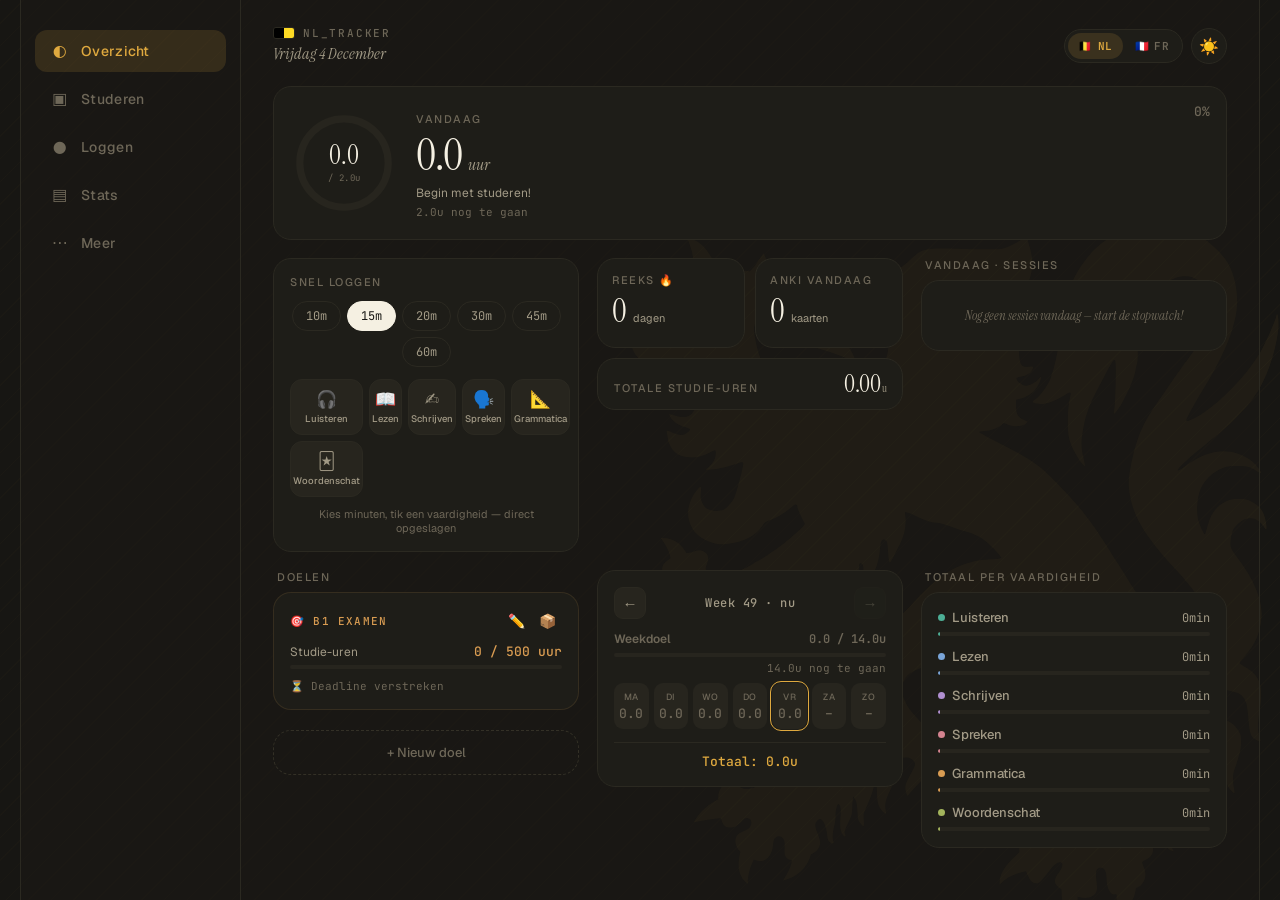
<file: index.html>
<!DOCTYPE html>
<html lang="nl" class="lang-nl">
<head>
<meta charset="UTF-8">
<meta name="viewport" content="width=device-width, initial-scale=1.0, user-scalable=no, viewport-fit=cover">
<meta name="apple-mobile-web-app-capable" content="yes">
<meta name="apple-mobile-web-app-status-bar-style" content="black-translucent">
<meta name="theme-color" content="#171613" id="themeColorMeta">
<link rel="manifest" href="manifest.json">
<link rel="icon" href="data:image/svg+xml,<svg xmlns='http://www.w3.org/2000/svg' viewBox='0 0 512 512'><rect width='512' height='512' rx='96' fill='%23171613'/><text x='256' y='340' font-size='230' text-anchor='middle' fill='%23dfa93f' font-family='Georgia, serif' font-style='italic'>Aa</text></svg>">
<title id="docTitle">Language Tracker</title>
<link rel="stylesheet" href="styles.css?v=8">
<!-- Fonts are self-hosted (see styles.css @font-face) — identical rendering
     online and offline, no external requests -->
<link rel="preload" href="fonts/instrumentserif-latin.woff2" as="font" type="font/woff2" crossorigin>
<link rel="preload" href="fonts/geist-latin.woff2" as="font" type="font/woff2" crossorigin>
</head>
<body>

<!-- ── Background artwork (per-language watermark) ── -->
<div class="bg-art" aria-hidden="true">
  <!-- Flemish Lion (rampant) — Dutch theme -->
  <svg class="art art-nl" viewBox="100 -6 392 410" xmlns="http://www.w3.org/2000/svg">
    <g fill="currentColor" id="lionArt"></g>
  </svg>
  <!-- Fleur-de-lis — French theme -->
  <svg class="art art-fr" viewBox="0 0 100 148" xmlns="http://www.w3.org/2000/svg">
    <g fill="currentColor" id="fleurArt"></g>
  </svg>
</div>

<div class="app" id="app">
  <!-- Header -->
  <header class="header">
    <div class="header-id">
      <div class="wordmark-row">
        <span class="flag-stripes" id="flagStripes" aria-hidden="true"></span>
        <span class="wordmark" id="wordmark">NL_TRACKER</span>
      </div>
      <div class="header-date" id="headerDate"></div>
    </div>
    <div class="header-actions">
      <div class="lang-switch" id="langSwitch" role="group" aria-label="Language"></div>
      <button class="theme-btn" id="themeToggle" onclick="toggleTheme()" title="Theme">☀️</button>
    </div>
  </header>

  <!-- Content -->
  <div class="content" id="content">

    <!-- ═══ DASHBOARD ═══ -->
    <div class="view active" id="viewDashboard">

      <!-- Streak at risk -->
      <section class="block wide" id="riskBannerBlock" style="display:none">
        <div class="risk-banner show" id="riskBanner"></div>
      </section>

      <!-- Hero: today + daily goal -->
      <section class="block wide">
        <div class="card hero-card">
          <div class="hero-row">
            <div class="goal-ring-wrap">
              <svg viewBox="0 0 80 80">
                <circle class="ring-bg" cx="40" cy="40" r="34"/>
                <circle class="ring-fill" id="goalRing" cx="40" cy="40" r="34"
                  stroke="var(--accent)" stroke-dasharray="213.6" stroke-dashoffset="213.6"/>
              </svg>
              <div class="goal-center">
                <span class="goal-val" id="goalCurrent">0.0</span>
                <span class="goal-of" id="dailyGoalDisplay">/ 2.0u</span>
              </div>
            </div>
            <div class="hero-info">
              <span class="eyebrow" data-i18n="today">Vandaag</span>
              <div class="hero-hours"><span id="todayHours">0.0</span><span class="hero-unit" id="heroUnit">uur</span></div>
              <div class="goal-msg" id="goalMsg"></div>
              <div class="goal-left" id="goalLeft"></div>
            </div>
          </div>
          <div class="goal-pct" id="goalPct">0%</div>
        </div>
      </section>

      <!-- Quick add -->
      <section class="block">
        <div class="card">
          <span class="eyebrow" data-i18n="quick_add">Snel loggen</span>
          <div class="qa-mins-row" id="qaMinsRow"></div>
          <div class="qa-skill-grid" id="qaSkillGrid"></div>
          <div class="qa-hint" data-i18n="quick_add_hint">Kies minuten, tik een vaardigheid — direct opgeslagen</div>
        </div>
      </section>

      <!-- Streak + Anki + total -->
      <section class="block">
        <div class="duo">
          <div class="card mini-card">
            <span class="eyebrow" data-i18n="streak_title">Reeks 🔥</span>
            <div class="big-num"><span class="serif-num" id="streakCount">0</span><span class="num-unit" data-i18n="days_unit">dagen</span></div>
            <div class="mini-sub" id="streakBest"></div>
          </div>
          <div class="card mini-card">
            <span class="eyebrow" data-i18n="anki_today">Anki vandaag</span>
            <div class="big-num"><span class="serif-num" id="todayAnki">0</span><span class="num-unit" data-i18n="cards_unit">kaarten</span></div>
            <div class="mini-sub" id="ankiDueSub"></div>
          </div>
        </div>
        <div class="card slim-card">
          <div class="slim-row">
            <span class="eyebrow" data-i18n="total_hours">Totale studie-uren</span>
            <span class="serif-num md"><span id="totalStudyHours">0.00</span><span class="num-unit" id="totalHoursUnit"> u</span></span>
          </div>
        </div>
      </section>

      <!-- Today's sessions -->
      <section class="block">
        <div class="section-head">
          <span class="eyebrow" data-i18n="sessions_title">Vandaag · Sessies</span>
          <span class="head-meta mono" id="todaySessionCount"></span>
        </div>
        <div class="card list-card" id="todaySessions"></div>
      </section>

      <!-- Goals -->
      <section class="block">
        <div class="section-head"><span class="eyebrow" data-i18n="goals_title">Doelen</span></div>
        <div id="goalsSection"></div>
        <button class="ghost-btn" onclick="openGoalModal()" data-i18n="goal_new">+ Nieuw doel</button>
      </section>

      <!-- Week -->
      <section class="block">
        <div class="card">
          <div class="week-head">
            <button class="week-nav-btn" onclick="changeWeek(-1)">&#8592;</button>
            <span id="weekTitle" class="week-title mono"></span>
            <button class="week-nav-btn" id="weekNextBtn" onclick="changeWeek(1)">&#8594;</button>
          </div>
          <div id="weekGoalSummary"></div>
          <div class="week-grid" id="weekGrid"></div>
        </div>
      </section>

      <!-- Skills -->
      <section class="block">
        <div class="section-head"><span class="eyebrow" data-i18n="skills_total_title">Totaal per vaardigheid</span></div>
        <div class="card" id="skillBarsTotal"></div>
      </section>
    </div>

    <!-- ═══ QUICK LOG ═══ -->
    <div class="view" id="viewLog">

      <!-- Stopwatch -->
      <section class="block">
        <div class="card timer-card">
          <span class="eyebrow center" data-i18n="stopwatch">Stopwatch</span>
          <div class="timer-display" id="timerDisplay">00:00:00</div>
          <div class="timer-controls">
            <button class="btn primary" id="timerStartBtn" onclick="timerStart()">&#9654;&nbsp; <span data-i18n="start">Start</span></button>
            <button class="btn warn" id="timerPauseBtn" onclick="timerPause()" style="display:none">&#9208;&nbsp; <span data-i18n="pause">Pauze</span></button>
            <button class="btn danger-soft" id="timerStopBtn" onclick="timerStop()" style="display:none">&#9209;&nbsp; <span data-i18n="stop">Stop</span></button>
          </div>
          <div class="timer-save-section" id="timerSaveSection" style="display:none">
            <div class="field-label" data-i18n="skill">Vaardigheid</div>
            <div class="skill-chips" id="timerChips"></div>
            <select id="timerSkill" class="hidden-select" onchange="onTimerSkillChange()"></select>
            <div class="passive-row" id="timerPassiveWrap" style="display:none">
              <div>
                <div class="passive-title" data-i18n="passive_title">Passief luisteren</div>
                <div class="passive-sub" data-i18n="passive_sub">Achtergrondpodcast tijdens afwas, wandelen…</div>
              </div>
              <button class="toggle" id="timerPassiveToggle" onclick="toggleTimerPassive()"></button>
            </div>
            <div class="timer-result">
              <span data-i18n="time_label">Tijd:</span>
              <span class="mono" id="timerResultTime">0 min</span>
            </div>
            <div class="btn-row">
              <button class="btn ghost" onclick="timerDiscard()" data-i18n="cancel">Annuleer</button>
              <button class="btn primary" onclick="timerSave()" data-i18n="save">Opslaan</button>
            </div>
          </div>
        </div>
      </section>

      <!-- Video calculator -->
      <section class="block">
        <div class="card">
          <span class="eyebrow" data-i18n="calc_title">Video calculator</span>
          <div class="calc-total">
            <span class="serif-num lg" id="calcTotal">0.0</span>
            <span class="num-unit">min</span>
            <div class="calc-alt mono" id="calcTotalAlt"></div>
          </div>
          <div class="calc-entries" id="calcEntries"></div>
          <div class="calc-input-row">
            <input type="text" class="text-input mono" id="calcInput"
              placeholder="12:34" data-i18n-ph="calc_ph" inputmode="decimal"
              onkeydown="if(event.key==='Enter')calcAdd()">
            <button class="icon-btn add" onclick="calcAdd()">+</button>
            <button class="icon-btn sub" onclick="calcSubtract()">&minus;</button>
          </div>
          <div class="hint" id="calcHint"></div>
          <div class="calc-save-row">
            <select id="calcSkill" class="select-input"></select>
            <button class="btn primary" onclick="calcSaveSession()" data-i18n="calc_save">Opslaan als sessie</button>
          </div>
          <div class="btn-row">
            <button class="btn ghost" onclick="calcClear()" data-i18n="clear">Wissen</button>
            <button class="btn ghost" onclick="calcTransfer()" data-i18n="calc_transfer">&#8594; Minuten veld</button>
          </div>
        </div>
      </section>

      <!-- Manual entry -->
      <section class="block">
        <div class="card">
          <span class="eyebrow" data-i18n="manual_title">Handmatige invoer</span>
          <div class="manual-form">
            <div class="manual-row">
              <div class="manual-field">
                <label data-i18n="date">Datum</label>
                <input type="date" id="manualDate">
              </div>
              <div class="manual-field">
                <label data-i18n="minutes">Minuten</label>
                <input type="number" id="manualMinutes" placeholder="0" inputmode="numeric">
              </div>
            </div>
            <div class="qa-chips">
              <button type="button" class="qa-chip" onclick="quickMins(15,this)">15m</button>
              <button type="button" class="qa-chip" onclick="quickMins(25,this)">25m</button>
              <button type="button" class="qa-chip" onclick="quickMins(30,this)">30m</button>
              <button type="button" class="qa-chip" onclick="quickMins(45,this)">45m</button>
              <button type="button" class="qa-chip" onclick="quickMins(60,this)">60m</button>
              <button type="button" class="qa-chip" onclick="quickMins(90,this)">90m</button>
            </div>
            <div class="manual-field">
              <label data-i18n="skill">Vaardigheid</label>
              <div class="skill-chips" id="manualChips"></div>
              <select id="manualSkill" class="hidden-select" onchange="onSkillChange()"></select>
            </div>
            <div class="passive-row" id="passiveToggleWrap" style="display:none">
              <div>
                <div class="passive-title" data-i18n="passive_title">Passief luisteren</div>
                <div class="passive-sub" data-i18n="passive_sub">Achtergrondpodcast tijdens afwas, wandelen…</div>
              </div>
              <button class="toggle" id="passiveToggle" onclick="togglePassive()"></button>
            </div>
            <div class="manual-field">
              <label data-i18n="tags">Tags</label>
              <div class="tag-pills" id="manualTags"></div>
            </div>
            <div class="manual-field">
              <label data-i18n="notes">Notities</label>
              <textarea id="manualNotes" data-i18n-ph="optional_ph" placeholder="Optioneel…"></textarea>
            </div>
            <button class="btn primary full" onclick="saveManualEntry()" data-i18n="save">Opslaan</button>
          </div>
        </div>
      </section>

      <!-- Anki -->
      <section class="block">
        <div class="card">
          <span class="eyebrow" data-i18n="anki_title">Anki kaarten</span>
          <div class="manual-row">
            <div class="manual-field">
              <label data-i18n="date">Datum</label>
              <input type="date" id="ankiDate">
            </div>
            <div class="manual-field">
              <label data-i18n="anki_reviewed">Kaarten herhaald</label>
              <input type="number" id="ankiCards" placeholder="0" inputmode="numeric">
            </div>
          </div>
          <button class="btn primary full" style="margin-top:13px" onclick="saveAnkiEntry()" data-i18n="save">Opslaan</button>
        </div>
      </section>
    </div>

    <!-- ═══ STUDY (in-app Anki + grammar course) ═══ -->
    <div class="view" id="viewStudy">

      <!-- Flashcards / FSRS -->
      <section class="block">
        <div class="card">
          <span class="eyebrow" data-i18n="flash_title">Flashcards · FSRS</span>
          <div class="study-sub" data-i18n="flash_sub">Ingebouwde Anki met FSRS-planning.</div>
          <div class="flash-stats">
            <div class="flash-stat"><span class="serif-num md" id="flashDueCount">0</span><span class="flash-stat-label" data-i18n="flash_due">Te herhalen</span></div>
            <div class="flash-stat"><span class="serif-num md" id="flashNewCount">0</span><span class="flash-stat-label" data-i18n="flash_new_label">Nieuw</span></div>
            <div class="flash-stat"><span class="serif-num md" id="flashTotalCount">0</span><span class="flash-stat-label" data-i18n="flash_total">Kaarten</span></div>
          </div>
          <button class="btn primary full" id="flashStartBtn" onclick="startFlashSession()" data-i18n="flash_start">▶ Start sessie</button>
          <div class="flash-status" id="flashStatus"></div>
          <div class="manual-field" style="margin-top:12px">
            <label data-i18n="deck_label">Deck</label>
            <select id="deckFilter" class="select-input" onchange="setDeckFilter(this.value)"></select>
          </div>
          <div class="flash-manage-row">
            <button class="ghost-btn slim" onclick="openAddCardModal()" data-i18n="btn_add_card">+ Kaart</button>
            <button class="ghost-btn slim" onclick="openImportModal()" data-i18n="btn_import">⬆ Import</button>
            <button class="ghost-btn slim" onclick="openManageModal()" data-i18n="btn_manage">☰ Beheer</button>
          </div>
          <div class="setting-row" style="margin-top:6px;border-top:1px solid var(--hairline);padding-top:12px">
            <div class="setting-label" style="font-size:13px" data-i18n="flash_new_per_day">Nieuwe kaarten per dag</div>
            <input type="number" id="srsNewPerDay" class="num-input" value="20" min="0" max="200" onchange="updateNewPerDay(this.value)">
          </div>
        </div>
      </section>

      <!-- Grammar course -->
      <section class="block">
        <div class="card">
          <span class="eyebrow" data-i18n="grammar_title">Vlaamse grammatica</span>
          <div class="study-sub" data-i18n="grammar_sub">Ingebouwde cursus A1 → C1.</div>
          <div id="grammarProgress"></div>
          <div class="level-tabs" id="grammarLevels"></div>
          <div class="lesson-list" id="grammarLessons"></div>
        </div>
      </section>
    </div>

    <!-- ═══ STATS ═══ -->
    <div class="view" id="viewStats">
      <section class="block wide">
        <div style="display:flex;justify-content:center">
          <div class="period-selector">
            <button class="period-btn active" onclick="setPeriod('week',this)" data-i18n="period_week">Week</button>
            <button class="period-btn" onclick="setPeriod('month',this)" data-i18n="period_month">Maand</button>
            <button class="period-btn" onclick="setPeriod('all',this)" data-i18n="period_all">Alles</button>
          </div>
        </div>
        <div class="tag-pills filter-pills" id="statsTagFilter"></div>
      </section>

      <!-- Summary tiles -->
      <section class="block wide">
        <div class="summary-grid" id="summaryTiles"></div>
      </section>

      <section class="block">
        <div class="section-head"><span class="eyebrow" data-i18n="chart_hours_title">Studietijd · uren per dag</span></div>
        <div class="card">
          <div class="chart-container"><canvas id="hoursChart" class="chart-canvas"></canvas></div>
        </div>
      </section>

      <section class="block">
        <div class="section-head"><span class="eyebrow" data-i18n="chart_skill_title">Vaardigheid verdeling</span></div>
        <div class="card">
          <div class="chart-container tall"><canvas id="skillChart" class="chart-canvas"></canvas></div>
        </div>
      </section>

      <section class="block">
        <div class="section-head"><span class="eyebrow" data-i18n="chart_tag_title">Verdeling per tag</span></div>
        <div class="card">
          <div class="chart-container"><canvas id="tagChart" class="chart-canvas"></canvas></div>
        </div>
      </section>

      <!-- Activity heatmap -->
      <section class="block">
        <div class="section-head"><span class="eyebrow" data-i18n="heatmap_title">Activiteit · laatste 16 weken</span></div>
        <div class="card">
          <div class="heatmap-scroll"><div class="heatmap-grid" id="heatmapGrid"></div></div>
          <div class="heatmap-legend">
            <span data-i18n="hm_less">minder</span>
            <span class="hm-cell"></span><span class="hm-cell low"></span>
            <span class="hm-cell mid"></span><span class="hm-cell good"></span>
            <span data-i18n="hm_more">meer</span>
          </div>
        </div>
      </section>

      <!-- Achievement badges -->
      <section class="block wide">
        <div class="section-head"><span class="eyebrow" data-i18n="badges_title">Prestaties</span></div>
        <div class="badge-grid" id="badgesGrid"></div>
      </section>

      <section class="block wide">
        <div class="section-head"><span class="eyebrow" data-i18n="history_title">Geschiedenis</span></div>
        <input type="text" class="search-input" id="historySearch" data-i18n-ph="search_ph"
          placeholder="Zoek in notities, tags…" oninput="onHistorySearch(this.value)">
        <div class="tag-pills filter-pills" id="statsSkillPills"></div>
        <div class="card" id="historyList"></div>
      </section>
    </div>

    <!-- ═══ SETTINGS ═══ -->
    <div class="view" id="viewSettings">
      <section class="block">
        <div class="section-head"><span class="eyebrow" data-i18n="prefs_title">Voorkeuren</span></div>
        <div class="card">
          <div class="setting-row">
            <div>
              <div class="setting-label" data-i18n="dark_mode">Donkere modus</div>
              <div class="setting-desc" data-i18n="dark_mode_desc">Schakel tussen licht en donker</div>
            </div>
            <button class="toggle" id="darkToggle" onclick="toggleTheme()"></button>
          </div>
          <div class="setting-row">
            <div>
              <div class="setting-label" data-i18n="daily_goal">Dagelijks doel (uren)</div>
              <div class="setting-desc" data-i18n="daily_goal_desc">Standaard: 2 uur</div>
            </div>
            <input type="number" id="goalInput" class="num-input" value="2" min="0.5" max="8" step="0.5" onchange="updateGoal(this.value)">
          </div>
          <div class="setting-row">
            <div>
              <div class="setting-label" data-i18n="extend_day">Dag verlengen na middernacht</div>
              <div class="setting-desc" data-i18n="extend_day_desc">Tot 03:00 als gisteren meetellen</div>
            </div>
            <button class="toggle" id="extendDayToggle" onclick="toggleExtendDay()"></button>
          </div>
          <div class="setting-row">
            <div>
              <div class="setting-label" data-i18n="reminder">Dagelijkse herinnering</div>
              <div class="setting-desc" data-i18n="reminder_desc">Melding als je nog niet studeerde (app open)</div>
            </div>
            <div class="setting-controls">
              <input type="time" id="reminderTime" class="time-input" value="19:00" onchange="updateReminderTime(this.value)">
              <button class="toggle" id="reminderToggle" onclick="toggleReminder()"></button>
            </div>
          </div>
        </div>
      </section>

      <section class="block">
        <div class="section-head"><span class="eyebrow" data-i18n="data_title">Gegevens</span></div>
        <div class="card">
          <div class="data-note" id="dataNote"></div>
          <button class="data-btn" onclick="exportData()"><span class="data-ic">&#8593;</span> <span data-i18n="export_btn">Gegevens exporteren (JSON)</span></button>
          <button class="data-btn" onclick="importData()"><span class="data-ic">&#8595;</span> <span data-i18n="import_btn">Gegevens importeren</span></button>
          <button class="data-btn warn" onclick="resetData()"><span class="data-ic">&#9888;</span> <span data-i18n="reset_btn">Alle gegevens wissen</span></button>
        </div>
      </section>

      <section class="block">
        <div class="section-head"><span class="eyebrow" data-i18n="install_title">Installatie als app</span></div>
        <div class="card install-card">
          <p><strong>Android (Chrome):</strong><br><span data-i18n="install_android">Menu (⋮) → "Toevoegen aan startscherm"</span></p>
          <p><strong>iPhone (Safari):</strong><br><span data-i18n="install_ios">Deel-knop (↑) → "Zet op beginscherm"</span></p>
          <p class="install-note" data-i18n="install_note">De app werkt dan volledig offline, geen internet nodig.</p>
        </div>
      </section>

      <section class="block wide">
        <div class="footer-quote">
          <div class="quote" data-i18n="footer_quote">"Een taal leer je met je oren."</div>
          <div class="version" id="versionTag">TRACKER · V4 · OFFLINE</div>
        </div>
      </section>
    </div>
  </div>

  <!-- Bottom Nav -->
  <nav class="nav">
    <button class="nav-btn active" onclick="switchTab('Dashboard',this)"><span class="icon">◐</span><span class="nav-label" data-i18n="nav_dashboard">Overzicht</span></button>
    <button class="nav-btn" onclick="switchTab('Study',this)"><span class="icon">▣</span><span class="nav-label" data-i18n="nav_study">Studeren</span></button>
    <button class="nav-btn" onclick="switchTab('Log',this)"><span class="icon">●</span><span class="nav-label" data-i18n="nav_log">Loggen</span></button>
    <button class="nav-btn" onclick="switchTab('Stats',this)"><span class="icon">▤</span><span class="nav-label" data-i18n="nav_stats">Stats</span></button>
    <button class="nav-btn" onclick="switchTab('Settings',this)"><span class="icon">⋯</span><span class="nav-label" data-i18n="nav_more">Meer</span></button>
  </nav>
</div>

<!-- ── Study session overlay (flashcards + grammar lessons) ── -->
<div class="study-overlay" id="studyOverlay">
  <div class="study-head">
    <button class="sess-close" onclick="sessClose()">✕</button>
    <div class="sess-timer mono" id="sessTimer">00:00</div>
    <div class="sess-head-actions">
      <button class="sess-icon-btn" id="sessUndoBtn" onclick="flashUndoLast()" title="Undo (z)">↶</button>
      <button class="sess-icon-btn finish" id="sessFinishBtn" onclick="finishFlashSession()" data-i18n-title="sess_finish" title="Stop & opslaan">🏁</button>
      <button class="sess-pause" id="sessPauseBtn" onclick="sessTogglePause()">⏸</button>
    </div>
  </div>
  <div class="sess-progress" id="sessProgress"><div class="sess-progress-fill" id="sessProgressFill"></div></div>
  <div class="sess-paused-note" id="sessPausedNote" data-i18n="sess_paused_note">⏸ Gepauzeerd — tik op ▶ om verder te gaan</div>
  <div class="study-body" id="studyBody"></div>
</div>

<!-- Add Card Modal -->
<div class="modal-overlay" id="addCardModal">
  <div class="modal">
    <h3 data-i18n="add_card_title">Nieuwe kaart</h3>
    <div class="manual-form">
      <div class="manual-field">
        <label data-i18n="card_front">Voorkant</label>
        <textarea id="acFront" rows="2" style="font-family:var(--sans)"></textarea>
      </div>
      <div class="manual-field">
        <label data-i18n="card_back">Achterkant</label>
        <textarea id="acBack" rows="2" style="font-family:var(--sans)"></textarea>
      </div>
      <div class="manual-field">
        <label data-i18n="card_deck">Deck</label>
        <input type="text" id="acDeck" value="Mijn deck" style="font-family:var(--sans)">
      </div>
      <div class="modal-btns">
        <button class="modal-btn cancel" onclick="closeAddCardModal()" data-i18n="cancel">Annuleer</button>
        <button class="modal-btn confirm" onclick="saveNewCard()" data-i18n="save">Opslaan</button>
      </div>
    </div>
  </div>
</div>

<!-- Import Modal -->
<div class="modal-overlay" id="importModal">
  <div class="modal">
    <h3 data-i18n="import_title">Anki-deck importeren</h3>
    <p class="import-hint" id="importHint"></p>
    <button class="btn primary full" onclick="pickImportFile()" data-i18n="import_pick">Kies bestand (.txt / .csv)</button>
    <div class="bundled-head" id="bundledHead" data-i18n="bundled_title">Meegeleverde decks</div>
    <div id="bundledDecks"></div>
    <div class="modal-btns" style="margin-top:10px">
      <button class="modal-btn cancel" onclick="closeImportModal()" data-i18n="cancel">Annuleer</button>
    </div>
  </div>
</div>

<!-- Manage Cards Modal -->
<div class="modal-overlay" id="manageModal">
  <div class="modal manage-modal">
    <h3 data-i18n="manage_title">Kaarten beheren</h3>
    <div class="deck-chips" id="manageDecks"></div>
    <input type="text" class="search-input" id="manageSearch" data-i18n-ph="manage_search_ph"
      placeholder="Zoek in kaarten…" oninput="onManageSearch(this.value)">
    <div class="manage-list" id="manageList"></div>
    <div class="modal-btns" style="margin-top:10px">
      <button class="modal-btn cancel" onclick="closeManageModal()" data-i18n="cancel">Annuleer</button>
    </div>
  </div>
</div>

<!-- Edit Entry Modal -->
<div class="modal-overlay" id="editModal">
  <div class="modal">
    <h3 data-i18n="edit_title">Invoer bewerken</h3>
    <input type="hidden" id="editEntryId">
    <div class="manual-form">
      <div class="manual-row">
        <div class="manual-field">
          <label data-i18n="date">Datum</label>
          <input type="date" id="editDate">
        </div>
        <div class="manual-field">
          <label data-i18n="skill">Vaardigheid</label>
          <select id="editSkill" onchange="onEditSkillChange()"></select>
        </div>
      </div>
      <div class="manual-row">
        <div class="manual-field">
          <label data-i18n="minutes">Minuten</label>
          <input type="number" id="editMinutes" placeholder="0" inputmode="numeric">
        </div>
        <div class="manual-field" id="editPassiveWrap" style="display:none">
          <label data-i18n="passive_short">Passief</label>
          <button class="toggle" id="editPassiveToggle" onclick="toggleEditPassive()"></button>
        </div>
      </div>
      <div class="manual-field">
        <label data-i18n="tags">Tags</label>
        <div class="tag-pills" id="editTags"></div>
      </div>
      <div class="manual-field">
        <label data-i18n="notes">Notities</label>
        <textarea id="editNotes" data-i18n-ph="optional_ph" placeholder="Optioneel…"></textarea>
      </div>
      <div class="modal-btns">
        <button class="modal-btn cancel" onclick="closeEditModal()" data-i18n="cancel">Annuleer</button>
        <button class="modal-btn confirm" onclick="saveEdit()" data-i18n="save">Opslaan</button>
      </div>
    </div>
  </div>
</div>

<!-- Goal Modal -->
<div class="modal-overlay" id="goalModal">
  <div class="modal" style="max-height:85vh;overflow-y:auto">
    <h3 id="goalModalTitle">Nieuw doel</h3>
    <input type="hidden" id="goalEditId">
    <div class="manual-form">
      <div class="manual-field">
        <label data-i18n="goal_name">Naam</label>
        <input type="text" id="goalName" data-i18n-ph="goal_name_ph" placeholder="bijv. B1 Examen" style="font-family:var(--sans)">
      </div>
      <div class="manual-field">
        <label data-i18n="goal_type">Type</label>
        <select id="goalType" onchange="onGoalTypeChange()">
          <option value="total" data-i18n="goal_type_total">Totaal doel</option>
          <option value="recurring" data-i18n="goal_type_recurring">Terugkerend doel</option>
          <option value="streak" data-i18n="goal_type_streak">Streak doel</option>
        </select>
      </div>

      <!-- Total goal fields -->
      <div id="goalTotalFields">
        <div class="manual-row">
          <div class="manual-field">
            <label data-i18n="goal_target">Doel waarde</label>
            <input type="number" id="goalTarget" placeholder="500" inputmode="decimal">
          </div>
          <div class="manual-field">
            <label data-i18n="goal_unit">Eenheid</label>
            <select id="goalUnit"></select>
          </div>
        </div>
        <div class="manual-field" style="margin-top:13px">
          <label data-i18n="goal_source">Bron</label>
          <select id="goalSource">
            <option value="auto_hours" data-i18n="src_hours">Automatisch (studie-uren)</option>
            <option value="auto_anki" data-i18n="src_anki">Automatisch (Anki kaarten)</option>
            <option value="manual" data-i18n="src_manual">Handmatig bijwerken</option>
          </select>
        </div>
        <div class="manual-field" style="margin-top:13px">
          <label data-i18n="goal_skill_filter">Vaardigheid filter (optioneel)</label>
          <select id="goalSkillFilter"></select>
        </div>
      </div>

      <!-- Recurring goal fields -->
      <div id="goalRecurringFields" style="display:none">
        <div class="manual-row">
          <div class="manual-field">
            <label data-i18n="goal_per_period">Doel per periode</label>
            <input type="number" id="goalRecurringTarget" placeholder="30" inputmode="numeric">
          </div>
          <div class="manual-field">
            <label data-i18n="goal_period">Periode</label>
            <select id="goalRecurrence">
              <option value="daily" data-i18n="per_day">Per dag</option>
              <option value="weekly" data-i18n="per_week">Per week</option>
            </select>
          </div>
        </div>
        <div class="manual-row" style="margin-top:13px">
          <div class="manual-field">
            <label data-i18n="goal_unit">Eenheid</label>
            <select id="goalRecurringUnit"></select>
          </div>
          <div class="manual-field">
            <label data-i18n="goal_source">Bron</label>
            <select id="goalRecurringSource">
              <option value="auto_hours" data-i18n="src_hours_short">Auto (studie-uren)</option>
              <option value="auto_anki" data-i18n="src_anki_short">Auto (Anki)</option>
              <option value="manual" data-i18n="src_manual_short">Handmatig</option>
            </select>
          </div>
        </div>
        <div class="manual-field" style="margin-top:13px">
          <label data-i18n="goal_skill_filter2">Vaardigheid filter</label>
          <select id="goalRecurringSkillFilter"></select>
        </div>
      </div>

      <!-- Streak goal fields -->
      <div id="goalStreakFields" style="display:none">
        <div class="manual-row">
          <div class="manual-field">
            <label data-i18n="goal_streak_target">Streak doel (dagen)</label>
            <input type="number" id="goalStreakTarget" placeholder="30" inputmode="numeric">
          </div>
          <div class="manual-field">
            <label data-i18n="goal_streak_min">Min. minuten/dag</label>
            <input type="number" id="goalStreakMinMinutes" placeholder="1" inputmode="numeric" value="1">
          </div>
        </div>
        <div class="manual-field" style="margin-top:13px">
          <label data-i18n="goal_skill_filter2">Vaardigheid filter</label>
          <select id="goalStreakSkillFilter"></select>
        </div>
        <div class="manual-field" style="margin-top:13px">
          <label style="display:flex;align-items:center;gap:8px">
            <span data-i18n="goal_include_passive">Passief luisteren meetellen</span>
          </label>
          <button class="toggle on" id="goalStreakPassiveToggle" onclick="this.classList.toggle('on')"></button>
        </div>
      </div>

      <!-- Deadline -->
      <div class="manual-field">
        <label data-i18n="goal_deadline">Deadline (optioneel)</label>
        <input type="date" id="goalDeadline">
      </div>

      <!-- Milestones -->
      <div class="manual-field">
        <label style="display:flex;justify-content:space-between;align-items:center">
          <span data-i18n="milestones">Mijlpalen</span>
          <button class="ms-add-btn" onclick="addMilestoneField()" data-i18n="ms_add">+ Toevoegen</button>
        </label>
        <div id="milestonesContainer"></div>
      </div>

      <!-- Color -->
      <div class="manual-field">
        <label data-i18n="color">Kleur</label>
        <div class="tag-pills" id="goalColorPicker">
          <span class="tag-pill selected" data-color="--amber" onclick="pickGoalColor(this)" style="background:var(--amber-glow);border-color:var(--amber);color:var(--amber)" data-i18n="c_amber">Amber</span>
          <span class="tag-pill" data-color="--teal" onclick="pickGoalColor(this)" style="color:var(--teal)" data-i18n="c_teal">Teal</span>
          <span class="tag-pill" data-color="--blue" onclick="pickGoalColor(this)" style="color:var(--blue)" data-i18n="c_blue">Blauw</span>
          <span class="tag-pill" data-color="--purple" onclick="pickGoalColor(this)" style="color:var(--purple)" data-i18n="c_purple">Paars</span>
          <span class="tag-pill" data-color="--red" onclick="pickGoalColor(this)" style="color:var(--red)" data-i18n="c_red">Rood</span>
        </div>
      </div>

      <div class="modal-btns" style="margin-top:8px">
        <button class="modal-btn cancel" onclick="closeGoalModal()" data-i18n="cancel">Annuleer</button>
        <button class="modal-btn confirm" onclick="saveGoal()" data-i18n="save">Opslaan</button>
      </div>
    </div>
  </div>
</div>

<!-- Goal Progress Update Modal -->
<div class="modal-overlay" id="goalProgressModal">
  <div class="modal">
    <h3 id="goalProgressTitle">Voortgang bijwerken</h3>
    <input type="hidden" id="goalProgressGoalId">
    <input type="hidden" id="goalProgressMetricId">
    <div class="manual-form">
      <div class="manual-row">
        <div class="manual-field">
          <label data-i18n="date">Datum</label>
          <input type="date" id="goalProgressDate">
        </div>
        <div class="manual-field">
          <label id="goalProgressLabel">Waarde</label>
          <input type="number" id="goalProgressValue" placeholder="0" inputmode="numeric">
        </div>
      </div>
      <div class="modal-btns">
        <button class="modal-btn cancel" onclick="closeGoalProgressModal()" data-i18n="cancel">Annuleer</button>
        <button class="modal-btn confirm" onclick="saveGoalProgress()" data-i18n="save">Opslaan</button>
      </div>
    </div>
  </div>
</div>

<!-- Toast -->
<div class="toast" id="toast"></div>

<!-- Undo Bar -->
<div class="undo-bar" id="undoBar">
  <span id="undoText"></span>
  <button class="undo-btn" onclick="undoLast()" data-i18n="undo">Ongedaan</button>
</div>

<!-- Hidden file inputs for import -->
<input type="file" id="fileImport" accept=".json" style="display:none" onchange="handleImport(event)">
<input type="file" id="fileImportCards" accept=".txt,.csv,.tsv,text/plain,text/csv" style="display:none" onchange="handleCardImport(event)">

<script src="i18n.js?v=8"></script>
<script src="srs.js?v=8"></script>
<script src="grammar_data.js?v=8"></script>
<script src="app.js?v=8"></script>
<script src="study.js?v=8"></script>
</body>
</html>
</file>
<file: styles.css>
/* ════════════════════════════════════════════════════════════
   Language Tracker — styles
   Theme system: per-language identity (.lang-nl / .lang-fr)
   × light/dark (.light-mode), driven by CSS custom properties.
   ════════════════════════════════════════════════════════════ */

/* Fonts are self-hosted (fonts/ directory, precached by the service
   worker) so typography is identical online and offline. */

@font-face {
  font-family: 'Geist';
  font-style: normal;
  font-weight: 300 600;
  font-display: swap;
  src: url(fonts/geist-latin-ext.woff2) format('woff2');
  unicode-range: U+0100-02BA, U+02BD-02C5, U+02C7-02CC, U+02CE-02D7, U+02DD-02FF, U+0304, U+0308, U+0329, U+1D00-1DBF, U+1E00-1E9F, U+1EF2-1EFF, U+2020, U+20A0-20AB, U+20AD-20C0, U+2113, U+2C60-2C7F, U+A720-A7FF;
}
@font-face {
  font-family: 'Geist';
  font-style: normal;
  font-weight: 300 600;
  font-display: swap;
  src: url(fonts/geist-latin.woff2) format('woff2');
  unicode-range: U+0000-00FF, U+0131, U+0152-0153, U+02BB-02BC, U+02C6, U+02DA, U+02DC, U+0304, U+0308, U+0329, U+2000-206F, U+20AC, U+2122, U+2191, U+2193, U+2212, U+2215, U+FEFF, U+FFFD;
}
@font-face {
  font-family: 'Instrument Serif';
  font-style: italic;
  font-weight: 400;
  font-display: swap;
  src: url(fonts/instrumentserif-italic-latin-ext.woff2) format('woff2');
  unicode-range: U+0100-02BA, U+02BD-02C5, U+02C7-02CC, U+02CE-02D7, U+02DD-02FF, U+0304, U+0308, U+0329, U+1D00-1DBF, U+1E00-1E9F, U+1EF2-1EFF, U+2020, U+20A0-20AB, U+20AD-20C0, U+2113, U+2C60-2C7F, U+A720-A7FF;
}
@font-face {
  font-family: 'Instrument Serif';
  font-style: italic;
  font-weight: 400;
  font-display: swap;
  src: url(fonts/instrumentserif-italic-latin.woff2) format('woff2');
  unicode-range: U+0000-00FF, U+0131, U+0152-0153, U+02BB-02BC, U+02C6, U+02DA, U+02DC, U+0304, U+0308, U+0329, U+2000-206F, U+20AC, U+2122, U+2191, U+2193, U+2212, U+2215, U+FEFF, U+FFFD;
}
@font-face {
  font-family: 'Instrument Serif';
  font-style: normal;
  font-weight: 400;
  font-display: swap;
  src: url(fonts/instrumentserif-latin-ext.woff2) format('woff2');
  unicode-range: U+0100-02BA, U+02BD-02C5, U+02C7-02CC, U+02CE-02D7, U+02DD-02FF, U+0304, U+0308, U+0329, U+1D00-1DBF, U+1E00-1E9F, U+1EF2-1EFF, U+2020, U+20A0-20AB, U+20AD-20C0, U+2113, U+2C60-2C7F, U+A720-A7FF;
}
@font-face {
  font-family: 'Instrument Serif';
  font-style: normal;
  font-weight: 400;
  font-display: swap;
  src: url(fonts/instrumentserif-latin.woff2) format('woff2');
  unicode-range: U+0000-00FF, U+0131, U+0152-0153, U+02BB-02BC, U+02C6, U+02DA, U+02DC, U+0304, U+0308, U+0329, U+2000-206F, U+20AC, U+2122, U+2191, U+2193, U+2212, U+2215, U+FEFF, U+FFFD;
}
@font-face {
  font-family: 'JetBrains Mono';
  font-style: normal;
  font-weight: 300 600;
  font-display: swap;
  src: url(fonts/jetbrainsmono-latin-ext.woff2) format('woff2');
  unicode-range: U+0100-02BA, U+02BD-02C5, U+02C7-02CC, U+02CE-02D7, U+02DD-02FF, U+0304, U+0308, U+0329, U+1D00-1DBF, U+1E00-1E9F, U+1EF2-1EFF, U+2020, U+20A0-20AB, U+20AD-20C0, U+2113, U+2C60-2C7F, U+A720-A7FF;
}
@font-face {
  font-family: 'JetBrains Mono';
  font-style: normal;
  font-weight: 300 600;
  font-display: swap;
  src: url(fonts/jetbrainsmono-latin.woff2) format('woff2');
  unicode-range: U+0000-00FF, U+0131, U+0152-0153, U+02BB-02BC, U+02C6, U+02DA, U+02DC, U+0304, U+0308, U+0329, U+2000-206F, U+20AC, U+2122, U+2191, U+2193, U+2212, U+2215, U+FEFF, U+FFFD;
}

:root {
  --serif: 'Instrument Serif', 'Iowan Old Style', Georgia, serif;
  --sans: 'Geist', -apple-system, system-ui, sans-serif;
  --mono: 'JetBrains Mono', ui-monospace, monospace;

  --radius: 18px;
  --radius-sm: 12px;
  --nav-height: 76px;
  --safe-top: env(safe-area-inset-top, 0px);
  --safe-bottom: env(safe-area-inset-bottom, 0px);
}

/* ── Dutch / Flemish theme (dark default) ──
   Charcoal warmed toward black-and-gold: the Flemish Lion field. */
.lang-nl {
  --bg: #171613;
  --bg2: #1e1d18;
  --bg3: #27251e;
  --bg4: #333026;
  --text: #f5f0e2;
  --text2: #a29a86;
  --text3: #6e6758;
  --hairline: #2b2921;

  --accent: #dfa93f;            /* Flemish gold */
  --accent-dim: rgba(223,169,63,0.14);
  --on-accent: #211803;

  --amber: #d99c52;
  --teal: #4daf96;
  --blue: #7aa5d8;
  --purple: #b08fd0;
  --red: #d4838f;
  --green: #a3b45c;
  --amber-glow: rgba(217,156,82,0.14);
  --teal-dim: rgba(77,175,150,0.14);
  --blue-dim: rgba(122,165,216,0.14);
  --purple-dim: rgba(176,143,208,0.14);
  --red-dim: rgba(212,131,143,0.13);
  --green-dim: rgba(163,180,92,0.14);

  --art-color: #dfa93f;
  --art-opacity: 0.05;
  --shadow: 0 12px 40px rgba(0,0,0,0.22);
}

.lang-nl.light-mode {
  --bg: #faf6ea;
  --bg2: #fffdf5;
  --bg3: #f2ebd8;
  --bg4: #e6dcc2;
  --text: #1c1a13;
  --text2: #6d6551;
  --text3: #a59a80;
  --hairline: #e9e1ca;

  --accent: #a87b16;            /* deep gold for contrast on ivory */
  --accent-dim: rgba(168,123,22,0.12);
  --on-accent: #fffdf5;

  --amber: #b87a2e;
  --teal: #2f8a72;
  --blue: #4f7fb5;
  --purple: #8a64ab;
  --red: #b85f6d;
  --green: #6e8b2e;
  --amber-glow: rgba(184,122,46,0.12);
  --teal-dim: rgba(47,138,114,0.12);
  --blue-dim: rgba(79,127,181,0.12);
  --purple-dim: rgba(138,100,171,0.12);
  --red-dim: rgba(184,95,109,0.11);
  --green-dim: rgba(110,139,46,0.12);

  --art-color: #171613;
  --art-opacity: 0.045;
  --shadow: 0 12px 40px rgba(94,74,20,0.12);
}

/* ── French theme (dark default) ──
   Deep Parisian navy with bleu-de-France accent, gilded fleur-de-lis. */
.lang-fr {
  --bg: #14161c;
  --bg2: #1a1d25;
  --bg3: #22262f;
  --bg4: #2e3340;
  --text: #eef1f7;
  --text2: #99a1b2;
  --text3: #646c7e;
  --hairline: #262a34;

  --accent: #7c9fe8;            /* bleu de France */
  --accent-dim: rgba(124,159,232,0.15);
  --on-accent: #0e1524;

  --amber: #d9a45c;
  --teal: #4dafa0;
  --blue: #6fb2d8;
  --purple: #ab8fd6;
  --red: #d88090;
  --green: #7bbb8a;
  --amber-glow: rgba(217,164,92,0.14);
  --teal-dim: rgba(77,175,160,0.14);
  --blue-dim: rgba(111,178,216,0.14);
  --purple-dim: rgba(171,143,214,0.14);
  --red-dim: rgba(216,128,144,0.13);
  --green-dim: rgba(123,187,138,0.14);

  --art-color: #cfa95c;         /* gilded fleur on navy */
  --art-opacity: 0.055;
  --shadow: 0 12px 40px rgba(0,0,0,0.28);
}

.lang-fr.light-mode {
  --bg: #f5f6fa;
  --bg2: #ffffff;
  --bg3: #eaedf4;
  --bg4: #dbe0eb;
  --text: #171a22;
  --text2: #5e6678;
  --text3: #9aa2b4;
  --hairline: #e3e7ef;

  --accent: #3a62b8;
  --accent-dim: rgba(58,98,184,0.11);
  --on-accent: #ffffff;

  --amber: #b0812e;
  --teal: #2f8a7c;
  --blue: #3f7ba8;
  --purple: #7c5aa8;
  --red: #b85f70;
  --green: #3f8a55;
  --amber-glow: rgba(176,129,46,0.12);
  --teal-dim: rgba(47,138,124,0.12);
  --blue-dim: rgba(63,123,168,0.12);
  --purple-dim: rgba(124,90,168,0.12);
  --red-dim: rgba(184,95,112,0.11);
  --green-dim: rgba(63,138,85,0.12);

  --art-color: #1d2c55;
  --art-opacity: 0.05;
  --shadow: 0 12px 40px rgba(29,44,85,0.10);
}

/* ════════════ Base ════════════ */
* { margin: 0; padding: 0; box-sizing: border-box; -webkit-tap-highlight-color: transparent; }
html, body { height: 100%; overflow: hidden; }

body {
  font-family: var(--sans);
  background: var(--bg);
  color: var(--text);
  overscroll-behavior: none;
  -webkit-font-smoothing: antialiased;
  transition: background 0.35s ease, color 0.35s ease;
}

.mono { font-family: var(--mono); font-variant-numeric: tabular-nums; }
.serif { font-family: var(--serif); }
.hidden-select { display: none !important; }

:focus-visible { outline: 2px solid var(--accent); outline-offset: 2px; border-radius: 4px; }

/* ── Background artwork layer ── */
.bg-art {
  position: fixed;
  inset: 0;
  z-index: 0;
  pointer-events: none;
  overflow: hidden;
}
/* subtle texture: NL pinstripe weave, FR dot grid */
.lang-nl .bg-art::before {
  content: '';
  position: absolute; inset: 0;
  background: repeating-linear-gradient(135deg, var(--art-color) 0 1px, transparent 1px 16px);
  opacity: 0.02;
}
.lang-fr .bg-art::before {
  content: '';
  position: absolute; inset: 0;
  background-image: radial-gradient(circle at 1px 1px, var(--art-color) 1px, transparent 1.4px);
  background-size: 26px 26px;
  opacity: 0.03;
}
.bg-art .art {
  position: absolute;
  right: -4%;
  bottom: -3%;
  height: min(78vh, 720px);
  width: auto;
  color: var(--art-color);
  opacity: var(--art-opacity);
  transition: opacity 0.4s ease;
  display: none;
}
.lang-nl .art-nl { display: block; }
.lang-fr .art-fr { display: block; height: min(64vh, 560px); right: 2%; bottom: 4%; }

.app {
  position: relative;
  z-index: 1;
  height: 100vh;
  height: 100dvh;
  display: grid;
  grid-template-rows: auto 1fr;
  max-width: 480px;
  margin: 0 auto;
}

/* ── Header ── */
.header {
  padding: calc(14px + var(--safe-top)) 20px 10px;
  display: flex;
  justify-content: space-between;
  align-items: flex-end;
  gap: 12px;
}
.wordmark-row { display: flex; align-items: center; gap: 8px; }
.flag-stripes {
  display: inline-flex;
  width: 22px; height: 12px;
  border-radius: 3px;
  overflow: hidden;
  border: 1px solid var(--hairline);
}
.flag-stripes i { flex: 1; display: block; }
.wordmark {
  font-family: var(--mono);
  font-size: 11px;
  font-weight: 500;
  letter-spacing: 1.8px;
  text-transform: uppercase;
  color: var(--text3);
}
.header-date {
  font-family: var(--serif);
  font-style: italic;
  font-size: 16px;
  color: var(--text2);
  margin-top: 3px;
  text-transform: capitalize;
}
.header-actions { display: flex; align-items: center; gap: 8px; }

.lang-switch {
  display: inline-flex;
  background: var(--bg2);
  border: 1px solid var(--hairline);
  border-radius: 999px;
  padding: 3px;
  gap: 2px;
}
.lang-btn {
  border: none;
  background: none;
  color: var(--text3);
  font-family: var(--mono);
  font-size: 11px;
  font-weight: 600;
  letter-spacing: 0.5px;
  padding: 6px 10px;
  border-radius: 999px;
  cursor: pointer;
  display: flex;
  align-items: center;
  gap: 5px;
  transition: all 0.2s;
}
.lang-btn.active {
  background: var(--accent-dim);
  color: var(--accent);
}
.lang-btn:not(.active):hover { color: var(--text2); }

.theme-btn {
  width: 36px; height: 36px;
  background: var(--bg2);
  border: 1px solid var(--hairline);
  border-radius: 999px;
  color: var(--text2);
  font-size: 16px;
  cursor: pointer;
  display: flex; align-items: center; justify-content: center;
  transition: background 0.2s;
  flex-shrink: 0;
}
.theme-btn:hover, .theme-btn:active { background: var(--bg3); }

/* ── Content / Views ── */
.content {
  overflow-y: auto;
  overflow-x: hidden;
  padding: 4px 16px calc(var(--nav-height) + 22px + var(--safe-bottom));
  -webkit-overflow-scrolling: touch;
  scroll-behavior: smooth;
}
.content::-webkit-scrollbar { width: 0; }

.view { display: none; }
.view.active { display: flex; flex-direction: column; gap: 18px; }
.block { min-width: 0; }

@keyframes fadeIn { from { opacity: 0; transform: translateY(8px); } to { opacity: 1; transform: none; } }
.card { animation: fadeIn 0.3s ease; }

/* ── Bottom Nav (floating pill) ── */
.nav {
  position: fixed;
  bottom: calc(10px + var(--safe-bottom));
  left: 50%;
  transform: translateX(-50%);
  width: min(448px, calc(100% - 24px));
  display: flex;
  gap: 4px;
  padding: 8px 8px;
  border-radius: 26px;
  border: 1px solid var(--hairline);
  background: color-mix(in srgb, var(--bg2) 84%, transparent);
  backdrop-filter: blur(18px) saturate(160%);
  -webkit-backdrop-filter: blur(18px) saturate(160%);
  box-shadow: var(--shadow);
  z-index: 60;
}
.nav-btn {
  flex: 1;
  display: flex;
  flex-direction: column;
  align-items: center;
  gap: 3px;
  padding: 7px 4px 6px;
  border: none;
  background: none;
  color: var(--text3);
  font-size: 10px;
  font-weight: 500;
  letter-spacing: 0.3px;
  cursor: pointer;
  border-radius: 16px;
  transition: all 0.2s;
  font-family: var(--sans);
}
.nav-btn .icon { font-size: 16px; line-height: 1; }
.nav-btn.active { color: var(--accent); background: var(--accent-dim); }
.nav-btn:not(.active):hover { color: var(--text2); }
.nav-btn:active { transform: scale(0.94); }

/* ── Cards & eyebrows ── */
.card {
  background: var(--bg2);
  border-radius: var(--radius);
  border: 1px solid var(--hairline);
  padding: 16px;
}
.eyebrow {
  font-size: 11px;
  font-weight: 500;
  color: var(--text3);
  text-transform: uppercase;
  letter-spacing: 1.5px;
}
.eyebrow.center { text-align: center; display: block; }
.card > .eyebrow { display: block; margin-bottom: 12px; }
.section-head {
  display: flex;
  justify-content: space-between;
  align-items: baseline;
  padding: 0 4px 8px;
}
.head-meta { font-size: 11px; color: var(--text3); }

/* ── Hero (dashboard) ── */
.hero-card { padding: 20px 18px; position: relative; overflow: hidden; }
.hero-row { display: flex; align-items: center; gap: 20px; }
.goal-ring-wrap { position: relative; width: 104px; height: 104px; flex-shrink: 0; }
.goal-ring-wrap svg { width: 104px; height: 104px; transform: rotate(-90deg); }
.goal-ring-wrap .ring-bg { fill: none; stroke: var(--bg3); stroke-width: 5.5; }
.goal-ring-wrap .ring-fill { fill: none; stroke-width: 5.5; stroke-linecap: round; transition: stroke-dashoffset 0.6s ease; }
.goal-center {
  position: absolute; inset: 0;
  display: flex; flex-direction: column; align-items: center; justify-content: center;
}
.goal-center .goal-val {
  font-family: var(--serif);
  font-size: 26px;
  line-height: 1;
  color: var(--text);
}
.goal-center .goal-of {
  font-family: var(--mono);
  font-size: 9px;
  color: var(--text3);
  margin-top: 4px;
  letter-spacing: 0.5px;
}
.hero-info { flex: 1; min-width: 0; }
.hero-hours {
  font-family: var(--serif);
  font-size: 44px;
  line-height: 1;
  letter-spacing: -1px;
  color: var(--text);
  margin-top: 5px;
}
.hero-hours .hero-unit {
  font-size: 16px;
  font-style: italic;
  color: var(--text2);
  margin-left: 6px;
  letter-spacing: 0;
}
.goal-msg { font-size: 12px; color: var(--text2); margin-top: 8px; }
.goal-left { font-size: 11px; color: var(--text3); margin-top: 4px; font-family: var(--mono); }
.goal-pct {
  position: absolute;
  top: 16px; right: 16px;
  font-family: var(--mono);
  font-size: 13px;
  font-weight: 500;
}

/* ── Streak-at-risk banner ── */
.risk-banner {
  display: none;
  align-items: center;
  gap: 10px;
  background: var(--red-dim);
  border: 1px solid color-mix(in srgb, var(--red) 40%, transparent);
  color: var(--red);
  border-radius: var(--radius-sm);
  padding: 10px 14px;
  font-size: 12.5px;
  font-weight: 500;
  animation: fadeIn 0.3s ease;
}
.risk-banner.show { display: flex; }

/* ── Quick add ── */
.qa-mins-row {
  display: flex;
  gap: 6px;
  justify-content: center;
  margin-bottom: 12px;
  flex-wrap: wrap;
}
.qa-skill-grid {
  display: grid;
  grid-template-columns: repeat(5, 1fr);
  gap: 6px;
}
.qa-skill-btn {
  display: flex;
  flex-direction: column;
  align-items: center;
  gap: 4px;
  padding: 11px 2px 9px;
  border: 1px solid var(--hairline);
  background: var(--bg3);
  border-radius: 12px;
  color: var(--text2);
  font-size: 9.5px;
  font-weight: 500;
  cursor: pointer;
  font-family: var(--sans);
  transition: all 0.15s;
}
.qa-skill-btn .qa-ic { font-size: 17px; line-height: 1; }
.qa-skill-btn:hover { border-color: var(--accent); color: var(--text); }
.qa-skill-btn:active { transform: scale(0.94); background: var(--accent-dim); }
.qa-hint { font-size: 11px; color: var(--text3); text-align: center; margin-top: 10px; }

/* ── Mini stat cards ── */
.duo { display: grid; grid-template-columns: 1fr 1fr; gap: 10px; }
.mini-card { padding: 14px; }
.mini-card .eyebrow { display: block; margin-bottom: 8px; }
.big-num { display: flex; align-items: baseline; gap: 6px; }
.serif-num {
  font-family: var(--serif);
  font-size: 32px;
  line-height: 1;
  color: var(--text);
  letter-spacing: -0.5px;
}
.serif-num.md { font-size: 24px; }
.serif-num.lg { font-size: 40px; }
.num-unit { font-size: 11px; color: var(--text2); }
.mini-sub { font-size: 10.5px; color: var(--text3); margin-top: 6px; font-family: var(--mono); }
.slim-card { margin-top: 10px; padding: 13px 16px; }
.slim-row { display: flex; justify-content: space-between; align-items: baseline; }

/* ── Summary tiles (stats) ── */
.summary-grid { display: grid; grid-template-columns: 1fr 1fr; gap: 10px; }
.summary-tile { padding: 13px 14px; }
.summary-tile .eyebrow { display: block; margin-bottom: 7px; font-size: 10px; }
.summary-val { font-family: var(--serif); font-size: 24px; line-height: 1; color: var(--text); }
.summary-val .sm { font-size: 13px; color: var(--text2); font-style: italic; margin-left: 3px; }
.summary-delta { font-size: 10.5px; margin-top: 6px; font-family: var(--mono); color: var(--text3); }
.summary-delta.up { color: var(--teal); }
.summary-delta.down { color: var(--red); }

/* ── Today sessions ── */
.list-card { padding: 4px 16px; }
.session-row {
  display: flex;
  align-items: center;
  gap: 10px;
  padding: 12px 0;
  border-bottom: 1px solid var(--hairline);
}
.session-row:last-child { border-bottom: none; }
.session-time { font-size: 11px; color: var(--text3); width: 38px; flex-shrink: 0; }
.session-chip {
  width: 28px; height: 28px;
  border-radius: 9px;
  display: flex; align-items: center; justify-content: center;
  font-size: 13px; font-weight: 600;
  flex-shrink: 0;
}
.session-info { flex: 1; min-width: 0; }
.session-skill { font-size: 13px; font-weight: 500; color: var(--text); }
.session-meta { font-size: 11px; font-weight: 400; color: var(--text3); }
.session-note {
  font-size: 11px; color: var(--text2); margin-top: 2px;
  overflow: hidden; text-overflow: ellipsis; white-space: nowrap;
}
.session-mins { font-size: 13px; color: var(--text); flex-shrink: 0; }
.row-action {
  background: none; border: none;
  color: var(--text3); font-size: 14px;
  cursor: pointer; padding: 5px;
  border-radius: 6px; flex-shrink: 0;
}
.row-action:hover, .row-action:active { background: var(--bg3); color: var(--text); }
.empty-state {
  text-align: center;
  color: var(--text3);
  font-size: 13px;
  padding: 22px 10px;
  font-family: var(--serif);
  font-style: italic;
}

/* ── Ghost / buttons ── */
.ghost-btn {
  width: 100%;
  background: transparent;
  border: 1px dashed var(--bg4);
  border-radius: var(--radius);
  padding: 13px;
  color: var(--text3);
  font-size: 13px;
  font-weight: 500;
  cursor: pointer;
  font-family: var(--sans);
  margin-top: 10px;
  transition: all 0.2s;
}
.ghost-btn:hover { border-color: var(--accent); color: var(--text2); }
.ghost-btn:active { background: var(--bg2); color: var(--text2); }

.btn {
  padding: 12px 18px;
  border: none;
  border-radius: var(--radius-sm);
  font-size: 14px;
  font-weight: 600;
  cursor: pointer;
  font-family: var(--sans);
  letter-spacing: 0.2px;
  transition: transform 0.15s, filter 0.15s;
}
.btn:hover { filter: brightness(1.08); }
.btn:active { transform: scale(0.96); }
.btn.primary { background: var(--accent); color: var(--on-accent); }
.btn.warn { background: var(--accent-dim); color: var(--accent); border: 1px solid var(--accent); }
.btn.danger-soft { background: var(--red-dim); color: var(--red); border: 1px solid var(--red); }
.btn.ghost { background: var(--bg3); color: var(--text2); }
.btn.full { width: 100%; }
.btn-row { display: flex; gap: 8px; margin-top: 12px; }
.btn-row .btn { flex: 1; }

/* ── Week grid ── */
.week-head {
  display: flex;
  align-items: center;
  justify-content: space-between;
  margin-bottom: 12px;
}
.week-title { font-size: 12px; font-weight: 500; color: var(--text2); letter-spacing: 0.5px; }
.week-nav-btn {
  background: var(--bg3);
  border: 1px solid var(--hairline);
  border-radius: 9px;
  color: var(--text2);
  font-size: 15px;
  width: 32px; height: 32px;
  display: flex; align-items: center; justify-content: center;
  cursor: pointer;
  transition: opacity 0.2s;
}
.week-nav-btn:disabled { opacity: 0.3; cursor: default; }
.week-grid {
  display: grid;
  grid-template-columns: repeat(7, minmax(0, 1fr));
  gap: 5px;
  margin-top: 8px;
}
.week-cell {
  border-radius: 9px;
  display: flex;
  flex-direction: column;
  align-items: center;
  justify-content: center;
  padding: 8px 0 7px;
  background: var(--bg3);
}
.week-cell .day-name {
  color: var(--text3);
  font-size: 9px;
  font-weight: 500;
  text-transform: uppercase;
  letter-spacing: 0.5px;
}
.week-cell .day-hours {
  font-family: var(--mono);
  font-size: 13px;
  font-weight: 500;
  margin-top: 2px;
  color: var(--text3);
}
.week-cell.good { background: var(--teal-dim); }
.week-cell.good .day-hours { color: var(--teal); }
.week-cell.mid { background: var(--accent-dim); }
.week-cell.mid .day-hours { color: var(--accent); }
.week-cell.low { background: var(--red-dim); }
.week-cell.low .day-hours { color: var(--red); }
.week-cell.today { outline: 1.5px solid var(--accent); outline-offset: 1px; }
.week-grid .week-total { grid-column: 1 / -1; }
.week-total {
  text-align: center;
  margin-top: 8px;
  padding-top: 10px;
  border-top: 1px solid var(--hairline);
  font-family: var(--mono);
  font-size: 13px;
  color: var(--accent);
  font-weight: 500;
}

/* ── Activity heatmap ── */
.heatmap-scroll { overflow-x: auto; padding-bottom: 4px; }
.heatmap-grid {
  display: grid;
  grid-auto-flow: column;
  grid-template-rows: repeat(7, 11px);
  gap: 3px;
  width: max-content;
}
.hm-cell {
  width: 11px; height: 11px;
  border-radius: 3px;
  background: var(--bg3);
}
.hm-cell.future { background: transparent; }
.hm-cell.low { background: color-mix(in srgb, var(--accent) 26%, var(--bg3)); }
.hm-cell.mid { background: color-mix(in srgb, var(--accent) 55%, var(--bg3)); }
.hm-cell.good { background: var(--accent); }
.hm-cell.today { outline: 1.5px solid var(--text); outline-offset: 1px; }
.heatmap-legend {
  display: flex;
  align-items: center;
  justify-content: flex-end;
  gap: 4px;
  margin-top: 8px;
  font-size: 10px;
  color: var(--text3);
}
.heatmap-legend .hm-cell { display: inline-block; }

/* ── Badges ── */
.badge-grid {
  display: grid;
  grid-template-columns: repeat(3, 1fr);
  gap: 8px;
}
.badge-tile {
  border: 1px solid var(--hairline);
  border-radius: var(--radius-sm);
  background: var(--bg3);
  padding: 12px 8px 10px;
  text-align: center;
  transition: all 0.2s;
}
.badge-tile .badge-ic { font-size: 22px; line-height: 1; display: block; }
.badge-tile .badge-name { font-size: 10.5px; font-weight: 600; margin-top: 6px; color: var(--text); }
.badge-tile .badge-desc { font-size: 9.5px; color: var(--text3); margin-top: 2px; line-height: 1.35; }
.badge-tile .badge-progress { font-size: 9px; font-family: var(--mono); color: var(--text3); margin-top: 5px; }
.badge-tile.earned {
  background: var(--accent-dim);
  border-color: color-mix(in srgb, var(--accent) 45%, transparent);
}
.badge-tile.earned .badge-progress { color: var(--accent); }
.badge-tile.locked .badge-ic { filter: grayscale(1); opacity: 0.4; }
.badge-tile.locked .badge-name { color: var(--text3); }

/* ── Skill bars (JS-injected) ── */
.skill-bar-wrap { margin-bottom: 12px; }
.skill-bar-wrap:last-child { margin-bottom: 0; }
.skill-bar-header {
  display: flex;
  justify-content: space-between;
  align-items: center;
  margin-bottom: 6px;
}
.skill-bar-name {
  font-size: 13px;
  font-weight: 500;
  color: var(--text2);
  display: flex;
  align-items: center;
  gap: 7px;
}
.skill-bar-name .dot { width: 7px; height: 7px; border-radius: 50%; display: inline-block; }
.skill-bar-time { font-family: var(--mono); font-size: 12px; color: var(--text2); }
.skill-bar-track {
  height: 4px;
  background: var(--bg3);
  border-radius: 2px;
  overflow: hidden;
}
.skill-bar-fill {
  height: 100%;
  border-radius: 2px;
  transition: width 0.6s cubic-bezier(.2,.8,.2,1);
  min-width: 2px;
}
.skill-total {
  text-align: right;
  margin-top: 10px;
  padding-top: 8px;
  border-top: 1px solid var(--hairline);
  font-family: var(--mono);
  font-size: 12px;
  color: var(--text2);
}

/* ── Goal cards (JS-injected) ── */
.goal-card-new {
  background: var(--bg2);
  border: 1px solid var(--hairline);
  border-radius: var(--radius);
  padding: 16px;
  margin-bottom: 10px;
  animation: fadeIn 0.3s ease;
}
.goal-card-header {
  display: flex;
  justify-content: space-between;
  align-items: center;
  margin-bottom: 10px;
}
.goal-card-name {
  font-family: var(--mono);
  font-size: 11px;
  font-weight: 500;
  text-transform: uppercase;
  letter-spacing: 1.2px;
}
.goal-card-actions { display: flex; gap: 2px; }
.goal-card-actions button {
  background: none;
  border: none;
  color: var(--text3);
  font-size: 14px;
  cursor: pointer;
  padding: 4px 6px;
  border-radius: 6px;
}
.goal-card-actions button:hover, .goal-card-actions button:active { color: var(--text); background: var(--bg3); }
.goal-metric { margin-bottom: 10px; }
.goal-metric:last-child { margin-bottom: 0; }
.goal-metric-header {
  display: flex;
  justify-content: space-between;
  align-items: baseline;
  margin-bottom: 5px;
}
.goal-metric-label { font-size: 12px; color: var(--text2); }
.goal-metric-value { font-family: var(--mono); font-size: 13px; font-weight: 500; }
.goal-progress-track {
  height: 4px;
  background: var(--bg3);
  border-radius: 2px;
  overflow: hidden;
}
.goal-progress-fill {
  height: 100%;
  border-radius: 2px;
  transition: width 0.6s cubic-bezier(.2,.8,.2,1);
}
.goal-pace {
  font-size: 11px;
  color: var(--text3);
  margin-top: 7px;
  font-family: var(--mono);
}
.goal-milestone {
  font-size: 11px;
  color: var(--text3);
  margin-top: 5px;
  display: flex;
  align-items: center;
  gap: 5px;
}
.goal-milestone.reached { color: var(--teal); }
.goal-streak-display { text-align: center; padding: 10px 0 8px; }
.goal-streak-number {
  font-family: var(--serif);
  font-size: 40px;
  line-height: 1;
  letter-spacing: -1px;
}
.goal-streak-label { font-size: 12px; color: var(--text2); margin-top: 5px; }
.archived-toggle {
  background: none;
  border: none;
  color: var(--text3);
  font-size: 11.5px;
  cursor: pointer;
  font-family: var(--sans);
  padding: 8px 4px 0;
  display: block;
}
.archived-toggle:hover { color: var(--text2); }
.archived-list .goal-card-new { opacity: 0.75; }

/* ── Timer ── */
.timer-card { padding: 22px 18px; }
.timer-display {
  font-family: var(--mono);
  font-size: 52px;
  font-weight: 300;
  text-align: center;
  color: var(--text);
  padding: 18px 0 16px;
  letter-spacing: -1px;
  font-variant-numeric: tabular-nums;
}
.timer-display.running { color: var(--teal); }
.timer-display.paused { color: var(--accent); }
.timer-controls { display: flex; gap: 8px; justify-content: center; }
.timer-controls .btn { min-width: 110px; }
.timer-save-section {
  margin-top: 18px;
  padding-top: 16px;
  border-top: 1px solid var(--hairline);
}
.timer-result {
  display: flex;
  align-items: baseline;
  gap: 10px;
  margin: 14px 0 2px;
  font-size: 13px;
  color: var(--text2);
}
.timer-result .mono { font-size: 18px; font-weight: 500; color: var(--accent); }
.field-label {
  font-size: 10px;
  color: var(--text3);
  font-weight: 500;
  text-transform: uppercase;
  letter-spacing: 1.2px;
  margin-bottom: 8px;
}

/* ── Skill chips ── */
.skill-chips {
  display: grid;
  grid-template-columns: repeat(5, 1fr);
  gap: 6px;
  margin-bottom: 12px;
}
.skill-chip {
  display: flex;
  flex-direction: column;
  align-items: center;
  gap: 3px;
  padding: 9px 2px 8px;
  border: 1px solid var(--hairline);
  background: var(--bg3);
  border-radius: 11px;
  color: var(--text3);
  font-size: 9px;
  font-weight: 500;
  letter-spacing: 0.2px;
  cursor: pointer;
  font-family: var(--sans);
  transition: all 0.18s;
}
.skill-chip .chip-letter { font-size: 15px; font-weight: 600; line-height: 1; }
.skill-chip:active { transform: scale(0.95); }
.skill-chip[data-skill="listening"].active { background: var(--teal-dim); border-color: var(--teal); color: var(--teal); }
.skill-chip[data-skill="reading"].active { background: var(--blue-dim); border-color: var(--blue); color: var(--blue); }
.skill-chip[data-skill="writing"].active { background: var(--purple-dim); border-color: var(--purple); color: var(--purple); }
.skill-chip[data-skill="speaking"].active { background: var(--red-dim); border-color: var(--red); color: var(--red); }
.skill-chip[data-skill="grammar"].active { background: var(--amber-glow); border-color: var(--amber); color: var(--amber); }

/* ── Passive toggle row ── */
.passive-row {
  display: flex;
  align-items: center;
  justify-content: space-between;
  gap: 12px;
  padding: 11px 13px;
  background: var(--bg3);
  border-radius: var(--radius-sm);
  margin-bottom: 12px;
}
.passive-title { font-size: 13px; color: var(--text); }
.passive-sub { font-size: 11px; color: var(--text3); margin-top: 2px; }

/* ── Calculator ── */
.calc-total { text-align: center; padding: 8px 0 4px; }
.calc-alt { font-size: 11px; color: var(--text3); margin-top: 6px; min-height: 14px; }
.calc-entries {
  display: flex;
  flex-wrap: wrap;
  gap: 6px;
  margin: 10px 0;
  justify-content: center;
}
.calc-entry {
  display: inline-flex;
  align-items: center;
  gap: 4px;
  background: var(--bg3);
  border: 1px solid var(--hairline);
  border-radius: 20px;
  padding: 4px 10px;
  font-family: var(--mono);
  font-size: 12px;
  color: var(--text2);
}
.calc-entry.neg { color: var(--red); }
.calc-entry-remove {
  background: none;
  border: none;
  color: var(--text3);
  cursor: pointer;
  font-size: 14px;
  padding: 0 2px;
  line-height: 1;
}
.calc-entry-remove:active { color: var(--red); }
.calc-input-row { display: flex; gap: 8px; margin-bottom: 8px; }
.icon-btn {
  width: 48px;
  border: none;
  border-radius: var(--radius-sm);
  font-size: 20px;
  font-weight: 600;
  cursor: pointer;
  transition: transform 0.15s;
}
.icon-btn:active { transform: scale(0.93); }
.icon-btn.add { background: var(--accent); color: var(--on-accent); }
.icon-btn.sub { background: var(--red-dim); color: var(--red); border: 1px solid var(--red); }
.hint { font-size: 11px; color: var(--text3); margin-bottom: 12px; line-height: 1.5; }
.hint .mono { color: var(--text2); }
.calc-save-row { display: flex; gap: 8px; margin-bottom: 4px; }
.calc-save-row .select-input { flex: 1; }
.calc-save-row .btn { flex: 1.4; }

/* ── Inputs / selects ── */
.text-input, .num-input, .select-input,
.manual-field input, .manual-field select, .manual-field textarea,
.modal-input, .milestone-field input, .search-input {
  width: 100%;
  background: var(--bg3);
  border: 1px solid var(--hairline);
  border-radius: var(--radius-sm);
  padding: 12px;
  color: var(--text);
  font-size: 15px;
  font-family: var(--mono);
  outline: none;
  transition: border-color 0.2s;
}
.text-input { flex: 1; }
.text-input:focus, .num-input:focus, .select-input:focus,
.manual-field input:focus, .manual-field select:focus, .manual-field textarea:focus,
.modal-input:focus, .milestone-field input:focus, .search-input:focus { border-color: var(--accent); }
.num-input { width: 64px; text-align: center; padding: 9px 6px; }
.time-input { width: 96px; text-align: center; padding: 9px 6px; }

.select-input, .manual-field select {
  appearance: none;
  -webkit-appearance: none;
  cursor: pointer;
  font-family: var(--sans);
  font-size: 14px;
  background-image: url("data:image/svg+xml,%3Csvg xmlns='http://www.w3.org/2000/svg' width='10' height='10' viewBox='0 0 12 12'%3E%3Cpath fill='%23888888' d='M6 8L1 3h10z'/%3E%3C/svg%3E");
  background-repeat: no-repeat;
  background-position: right 12px center;
  padding-right: 32px;
}
.manual-field textarea {
  font-family: var(--sans);
  font-size: 13px;
  resize: none;
  height: 64px;
}
.search-input {
  font-family: var(--sans);
  font-size: 13px;
  padding: 10px 12px;
  margin-bottom: 10px;
}

/* ── Manual form ── */
.manual-form { display: flex; flex-direction: column; gap: 13px; }
.manual-row { display: grid; grid-template-columns: 1fr 1fr; gap: 10px; }
.manual-field label {
  display: block;
  font-size: 10px;
  color: var(--text3);
  font-weight: 500;
  text-transform: uppercase;
  letter-spacing: 1.2px;
  margin-bottom: 6px;
}
.manual-field .skill-chips { margin-bottom: 0; }

/* ── Quick-add minute chips ── */
.qa-chips { display: flex; flex-wrap: wrap; gap: 6px; justify-content: center; margin-top: -3px; }
.qa-chip {
  padding: 6px 13px;
  font-size: 12px;
  font-family: var(--mono);
  border: 1px solid var(--hairline);
  border-radius: 999px;
  background: transparent;
  color: var(--text2);
  cursor: pointer;
  transition: all 0.15s;
}
.qa-chip.selected, .qa-chip:active { background: var(--text); color: var(--bg); border-color: var(--text); }

/* ── Tag pills ── */
.tag-pills { display: flex; flex-wrap: wrap; gap: 6px; margin-top: 2px; }
.tag-pill {
  padding: 6px 12px;
  border-radius: 999px;
  border: 1px solid var(--hairline);
  background: transparent;
  color: var(--text2);
  font-size: 12px;
  font-weight: 500;
  cursor: pointer;
  transition: all 0.15s;
  font-family: var(--sans);
  -webkit-user-select: none;
  user-select: none;
}
.tag-pill.selected {
  background: var(--text);
  border-color: var(--text);
  color: var(--bg);
}
.tag-pill:active { transform: scale(0.94); }
.filter-pills { padding: 0 2px; margin-bottom: 10px; }

/* ── Period selector ── */
.period-selector {
  display: inline-flex;
  background: var(--bg3);
  border: 1px solid var(--hairline);
  border-radius: 999px;
  padding: 3px;
  margin: 0 auto 12px;
  align-self: center;
}
.view.active .period-selector { align-self: center; }
.period-btn {
  padding: 8px 20px;
  border: none;
  background: none;
  color: var(--text2);
  font-size: 12px;
  font-weight: 500;
  letter-spacing: 0.3px;
  cursor: pointer;
  border-radius: 999px;
  transition: all 0.2s;
  font-family: var(--sans);
}
.period-btn.active {
  background: var(--bg2);
  color: var(--text);
  box-shadow: 0 1px 3px rgba(0,0,0,0.15);
}

/* ── Charts ── */
.chart-container { height: 180px; position: relative; margin: 4px 0; }
.chart-canvas { width: 100%; height: 100%; }

/* ── History (JS-injected) ── */
.history-day-header {
  font-family: var(--mono);
  font-size: 11px;
  font-weight: 500;
  color: var(--text3);
  text-transform: uppercase;
  letter-spacing: 1px;
  padding: 14px 0 6px;
  border-bottom: 1px solid var(--hairline);
  margin-top: 4px;
}
.history-day-header:first-child { margin-top: 0; padding-top: 4px; }
.history-entry {
  display: flex;
  justify-content: space-between;
  align-items: center;
  padding: 11px 0;
  border-bottom: 1px solid var(--hairline);
}
.history-entry:last-child { border: none; }
.history-entry-info { flex: 1; min-width: 0; }
.history-entry-skill { font-size: 13px; font-weight: 500; }
.history-entry-meta { font-size: 11px; color: var(--text3); margin-top: 2px; }
.history-entry-time {
  font-family: var(--mono);
  font-size: 13px;
  color: var(--accent);
  margin-right: 8px;
  flex-shrink: 0;
}
.history-delete-btn {
  background: none;
  border: none;
  color: var(--text3);
  font-size: 15px;
  cursor: pointer;
  padding: 5px;
  border-radius: 6px;
  transition: all 0.15s;
  flex-shrink: 0;
}
.history-delete-btn:hover { background: var(--bg3); }
.history-delete-btn:active { background: var(--red-dim); color: var(--red); }

/* ── Settings ── */
.setting-row {
  display: flex;
  justify-content: space-between;
  align-items: center;
  gap: 12px;
  padding: 14px 0;
  border-bottom: 1px solid var(--hairline);
}
.setting-row:first-child { padding-top: 2px; }
.setting-row:last-child { border: none; padding-bottom: 2px; }
.setting-label { font-size: 14px; font-weight: 500; }
.setting-desc { font-size: 11px; color: var(--text3); margin-top: 2px; }
.setting-controls { display: flex; align-items: center; gap: 8px; flex-shrink: 0; }

.toggle {
  width: 44px; height: 26px;
  background: var(--bg4);
  border-radius: 999px;
  border: none;
  cursor: pointer;
  position: relative;
  transition: background 0.2s;
  flex-shrink: 0;
}
.toggle.on { background: var(--accent); }
.toggle::after {
  content: '';
  position: absolute;
  width: 20px; height: 20px;
  border-radius: 50%;
  background: #fff;
  top: 3px; left: 3px;
  transition: transform 0.2s;
  box-shadow: 0 1px 2px rgba(0,0,0,0.2);
}
.toggle.on::after { transform: translateX(18px); }

.data-note {
  font-size: 11.5px;
  color: var(--text3);
  padding: 2px 2px 12px;
  border-bottom: 1px solid var(--hairline);
  line-height: 1.5;
}
.data-note b { color: var(--text2); }

.data-btn {
  display: flex;
  align-items: center;
  gap: 12px;
  width: 100%;
  background: none;
  border: none;
  border-bottom: 1px solid var(--hairline);
  padding: 14px 2px;
  color: var(--text);
  font-size: 13px;
  font-weight: 500;
  cursor: pointer;
  font-family: var(--sans);
  text-align: left;
}
.data-btn:last-child { border-bottom: none; padding-bottom: 4px; }
.data-btn:hover, .data-btn:active { color: var(--text2); }
.data-btn.warn { color: var(--red); }
.data-ic {
  width: 28px; height: 28px;
  border-radius: 9px;
  background: var(--bg3);
  display: flex; align-items: center; justify-content: center;
  font-size: 13px;
  color: var(--text2);
  flex-shrink: 0;
}
.data-btn.warn .data-ic { background: var(--red-dim); color: var(--red); }

.install-card { font-size: 13px; color: var(--text2); line-height: 1.6; }
.install-card p { margin-bottom: 8px; }
.install-card strong { color: var(--text); font-weight: 600; }
.install-note { color: var(--text3); font-size: 11px; margin-top: 8px; }

.footer-quote { text-align: center; padding: 10px 20px 6px; }
.footer-quote .quote {
  font-family: var(--serif);
  font-style: italic;
  font-size: 14px;
  color: var(--text3);
}
.footer-quote .version {
  font-family: var(--mono);
  font-size: 10px;
  color: var(--text3);
  letter-spacing: 1px;
  margin-top: 8px;
  opacity: 0.7;
}

/* ── Modals ── */
.modal-overlay {
  display: none;
  position: fixed;
  inset: 0;
  background: rgba(0,0,0,0.55);
  z-index: 100;
  align-items: flex-end;
  justify-content: center;
  backdrop-filter: blur(4px);
  -webkit-backdrop-filter: blur(4px);
}
.modal-overlay.show { display: flex; }
.modal {
  background: var(--bg2);
  border: 1px solid var(--hairline);
  border-radius: 24px 24px 0 0;
  padding: 24px 20px calc(24px + var(--safe-bottom));
  width: 100%;
  max-width: 480px;
  animation: slideUp 0.25s ease;
}
@keyframes slideUp { from { transform: translateY(100%); } to { transform: translateY(0); } }
.modal h3 {
  font-family: var(--serif);
  font-size: 21px;
  font-weight: 400;
  margin-bottom: 16px;
}
.modal-input { font-size: 17px; margin-bottom: 12px; }
.modal-btns { display: flex; gap: 8px; }
.modal-btn {
  flex: 1;
  padding: 14px;
  border: none;
  border-radius: var(--radius-sm);
  font-size: 14px;
  font-weight: 600;
  cursor: pointer;
  font-family: var(--sans);
}
.modal-btn.cancel { background: var(--bg3); color: var(--text2); }
.modal-btn.confirm { background: var(--accent); color: var(--on-accent); }

/* ── Milestones ── */
.milestone-field {
  display: flex;
  gap: 6px;
  align-items: center;
  margin-top: 6px;
}
.milestone-field input { padding: 9px; font-size: 13px; border-radius: 9px; }
.milestone-remove {
  background: none;
  border: none;
  color: var(--text3);
  font-size: 16px;
  cursor: pointer;
  padding: 4px;
}
.milestone-remove:active { color: var(--red); }
.ms-add-btn {
  background: var(--bg3);
  border: 1px solid var(--hairline);
  border-radius: 7px;
  padding: 4px 10px;
  color: var(--text2);
  font-size: 11px;
  cursor: pointer;
  font-family: var(--sans);
}

/* ── Toast / Undo ── */
.toast {
  position: fixed;
  top: calc(16px + var(--safe-top));
  left: 50%;
  transform: translateX(-50%) translateY(-160%);
  opacity: 0;
  background: var(--text);
  color: var(--bg);
  padding: 10px 20px;
  border-radius: 30px;
  font-size: 13px;
  font-weight: 500;
  z-index: 200;
  transition: transform 0.3s ease, opacity 0.25s ease;
  white-space: nowrap;
  pointer-events: none;
  box-shadow: 0 8px 30px rgba(0,0,0,0.25);
}
.toast.show { transform: translateX(-50%) translateY(0); opacity: 1; }

.undo-bar {
  position: fixed;
  bottom: calc(var(--nav-height) + 16px + var(--safe-bottom));
  left: 50%;
  transform: translateX(-50%) translateY(140px);
  background: var(--bg3);
  border: 1px solid var(--bg4);
  padding: 10px 16px;
  border-radius: 30px;
  display: flex;
  align-items: center;
  gap: 12px;
  z-index: 70;
  transition: transform 0.3s ease;
  font-size: 13px;
  white-space: nowrap;
  box-shadow: 0 8px 30px rgba(0,0,0,0.25);
}
.undo-bar.show { transform: translateX(-50%) translateY(0); }
.undo-btn {
  background: var(--accent);
  color: var(--on-accent);
  border: none;
  padding: 6px 14px;
  border-radius: 20px;
  font-size: 12px;
  font-weight: 600;
  cursor: pointer;
  font-family: var(--sans);
}

/* ── Desktop ── */
@media (min-width: 900px) {
  .app {
    max-width: 1240px;
    grid-template-columns: 220px 1fr;
    grid-template-rows: auto 1fr;
    grid-template-areas:
      "side header"
      "side content";
    border-left: 1px solid var(--hairline);
    border-right: 1px solid var(--hairline);
    background: color-mix(in srgb, var(--bg2) 30%, transparent);
  }
  .header { grid-area: header; padding: 26px 32px 14px; }
  .content { grid-area: content; padding: 8px 32px 40px; }
  .nav {
    grid-area: side;
    position: static;
    transform: none;
    width: auto;
    flex-direction: column;
    justify-content: flex-start;
    gap: 6px;
    padding: 30px 14px;
    border: none;
    border-right: 1px solid var(--hairline);
    border-radius: 0;
    background: transparent;
    backdrop-filter: none;
    -webkit-backdrop-filter: none;
    box-shadow: none;
  }
  .nav-btn {
    flex: 0 0 auto;
    flex-direction: row;
    justify-content: flex-start;
    gap: 12px;
    padding: 12px 16px;
    font-size: 14px;
    border-radius: 12px;
  }
  .nav-btn .icon { font-size: 16px; width: 18px; text-align: center; }

  .view.active {
    display: grid;
    grid-template-columns: 1fr 1fr;
    gap: 18px;
    align-items: start;
  }
  .block.wide { grid-column: 1 / -1; }
  .view.active .period-selector { margin: 0 0 12px; }

  .badge-grid { grid-template-columns: repeat(4, 1fr); }
  .summary-grid { grid-template-columns: repeat(4, 1fr); }

  .undo-bar { bottom: 28px; }
  .modal-overlay { align-items: center; padding: 24px; }
  .modal { border-radius: 24px; max-width: 540px; animation: fadeIn 0.2s ease; }

  .bg-art .art { right: 0; }
}

@media (min-width: 1200px) {
  #viewDashboard.view.active { grid-template-columns: 1fr 1fr 1fr; }
  #viewDashboard .block.wide { grid-column: 1 / -1; }
}

/* ════════════ Study tab: flashcards (FSRS) + grammar ════════════ */
.chart-container.tall { height: 224px; }

.study-sub { font-size: 12px; color: var(--text2); line-height: 1.5; margin-bottom: 14px; }

.flash-stats {
  display: grid; grid-template-columns: repeat(3, 1fr);
  gap: 8px; margin-bottom: 14px; text-align: center;
}
.flash-stat {
  background: var(--bg3); border-radius: var(--radius-sm);
  padding: 12px 4px 10px; display: flex; flex-direction: column; gap: 2px;
}
.flash-stat-label { font-size: 10px; color: var(--text3); text-transform: uppercase; letter-spacing: 0.06em; }
.flash-status { font-size: 12px; color: var(--text2); text-align: center; margin-top: 10px; min-height: 1em; }
#flashStartBtn:disabled { opacity: 0.45; }

.flash-manage-row { display: flex; gap: 8px; margin-top: 12px; }
.flash-manage-row .ghost-btn.slim { flex: 1; margin-top: 0; padding: 9px 4px; font-size: 12px; }

/* ── Grammar course ── */
.grammar-prog-row {
  display: flex; justify-content: space-between; align-items: center;
  font-size: 12px; color: var(--text2); margin-bottom: 6px;
}
.level-tabs { display: flex; gap: 6px; margin: 14px 0 10px; }
.level-tab {
  flex: 1; padding: 8px 2px; border-radius: var(--radius-sm);
  border: 1px solid var(--hairline); background: var(--bg2);
  color: var(--text2); font-family: var(--mono); font-size: 12.5px; font-weight: 600;
  cursor: pointer; display: flex; flex-direction: column; align-items: center; gap: 2px;
  transition: all 0.15s ease;
}
.level-tab .level-count { font-size: 9.5px; color: var(--text3); font-weight: 400; }
.level-tab { --lv: var(--accent); --lvd: var(--accent-dim); }
.level-tab.active { border-color: var(--lv); color: var(--lv); background: var(--lvd); }
.level-tab.active .level-count { color: var(--lv); }
.level-tab.complete .level-count::after { content: ' ✓'; }
.level-pill {
  font-size: 10px; font-weight: 700; letter-spacing: 0.08em;
  padding: 3px 9px; border-radius: 20px; font-family: var(--mono);
}

.lesson-list { display: flex; flex-direction: column; gap: 7px; }
.lesson-row {
  --lv: var(--accent);
  display: flex; align-items: center; gap: 12px; text-align: left;
  padding: 12px 13px; border-radius: var(--radius-sm);
  border: 1px solid var(--hairline); border-left: 3px solid var(--lv);
  background: var(--bg2); color: var(--text); font-size: 13px;
  cursor: pointer; width: 100%;
  transition: border-color 0.15s ease, transform 0.08s ease;
}
.lesson-row:active { transform: scale(0.99); border-color: var(--lv); }
.lesson-row.done { background: var(--bg); }
.lesson-num {
  flex: 0 0 auto; font-size: 12px; font-weight: 600; color: var(--lv);
  opacity: 0.9;
}
.lesson-mid { flex: 1; min-width: 0; display: flex; flex-direction: column; gap: 3px; }
.lesson-title { line-height: 1.35; font-weight: 500; }
.lesson-row.done .lesson-title { color: var(--text2); }
.lesson-sub { font-size: 10.5px; color: var(--text3); font-family: var(--mono); }
.lesson-check {
  flex: 0 0 22px; height: 22px; border-radius: 50%;
  border: 1.5px solid var(--hairline); font-size: 12px; line-height: 19px;
  text-align: center; color: var(--text3);
}
.lesson-check.done { background: var(--teal); border-color: var(--teal); color: var(--on-accent); }

/* ── Session overlay ── */
.study-overlay {
  position: fixed; inset: 0; z-index: 300; display: none;
  flex-direction: column; background: var(--bg);
  padding: calc(var(--safe-top) + 10px) 16px calc(var(--safe-bottom) + 16px);
}
.study-overlay.show { display: flex; }
.study-head {
  display: flex; align-items: center; justify-content: space-between;
  padding-bottom: 10px; border-bottom: 1px solid var(--hairline);
}
.sess-close, .sess-pause, .sess-icon-btn {
  width: 40px; height: 40px; border-radius: 50%; border: 1px solid var(--hairline);
  background: var(--bg2); color: var(--text2); font-size: 16px; cursor: pointer;
}
.sess-pause { color: var(--accent); border-color: var(--accent); background: var(--accent-dim); }
.sess-head-actions { display: flex; gap: 8px; }
.sess-icon-btn { font-size: 17px; }
.sess-icon-btn.finish { font-size: 14px; }
.sess-progress {
  height: 3px; border-radius: 2px; background: var(--bg3);
  margin-top: 10px; overflow: hidden;
}
.sess-progress-fill {
  height: 100%; width: 0; background: var(--accent);
  border-radius: 2px; transition: width 0.25s ease;
}
.sess-streak { color: var(--amber); font-size: 11px; font-weight: 600; }
.kbd-hint {
  display: none; text-align: center; font-size: 10px; color: var(--text3);
  margin-top: 14px; letter-spacing: 0.03em;
}
@media (min-width: 760px) { .kbd-hint { display: block; } }
.grade-break {
  display: flex; gap: 6px; justify-content: center; flex-wrap: wrap;
}
.gb {
  font-size: 11px; font-weight: 600; padding: 5px 10px; border-radius: 20px;
}
.gb b { font-weight: 700; }
.gb.again { background: var(--red-dim); color: var(--red); }
.gb.hard { background: var(--amber-glow); color: var(--amber); }
.gb.good { background: var(--green-dim); color: var(--green); }
.gb.easy { background: var(--blue-dim); color: var(--blue); }
.sess-timer { font-size: 22px; font-weight: 600; letter-spacing: 0.04em; }
.sess-timer.paused { color: var(--text3); animation: blink 1.2s ease infinite; }
@keyframes blink { 50% { opacity: 0.35; } }

.sess-paused-note {
  display: none; text-align: center; font-size: 13px; color: var(--accent);
  padding: 12px; margin-top: 10px; border-radius: var(--radius-sm);
  background: var(--accent-dim);
}
.sess-paused-note.show { display: block; }

.study-body {
  flex: 1; overflow-y: auto; -webkit-overflow-scrolling: touch;
  display: flex; flex-direction: column; padding: 16px 2px 8px;
  max-width: 620px; width: 100%; margin: 0 auto;
}
.study-body.sess-paused { visibility: hidden; }

.sess-meta {
  display: flex; align-items: center; gap: 8px; margin-bottom: 14px;
  font-size: 11px; color: var(--text3);
}
.sess-left { margin-left: auto; }
.flash-deck { color: var(--text3); font-size: 11px; }
.flash-state {
  font-size: 9.5px; font-weight: 700; text-transform: uppercase; letter-spacing: 0.07em;
  padding: 3px 8px; border-radius: 20px; white-space: nowrap;
}
.flash-state.new { background: var(--blue-dim); color: var(--blue); }
.flash-state.learn { background: var(--amber-glow); color: var(--amber); }
.flash-state.rev { background: var(--teal-dim); color: var(--teal); }

/* ── Flashcard face ── */
.flash-card {
  position: relative;
  flex: 0 1 auto; min-height: 240px; display: flex; flex-direction: column;
  align-items: center; justify-content: center; gap: 14px; text-align: center;
  background: var(--bg2); border: 1px solid var(--hairline);
  border-radius: var(--radius); box-shadow: var(--shadow);
  padding: 30px 22px; cursor: pointer; margin-bottom: 16px;
  animation: cardIn 0.18s ease;
}
@keyframes cardIn {
  from { opacity: 0; transform: translateY(6px) scale(0.99); }
  to { opacity: 1; transform: none; }
}
.flash-front {
  font-family: var(--serif); font-size: 28px; line-height: 1.3;
  letter-spacing: 0.01em;
  white-space: pre-line; word-break: break-word;
}
/* Sentence-length fronts (e.g. Refold cards) read better in the sans */
.flash-front.long {
  font-family: var(--sans); font-size: 19px; font-weight: 500;
  line-height: 1.6; letter-spacing: 0; max-width: 44ch;
}
.flash-word {
  font-family: var(--serif); font-size: 32px; line-height: 1.2;
  letter-spacing: 0.01em; word-break: break-word;
}
.flash-sentence {
  font-family: var(--sans); font-size: 15.5px; line-height: 1.65;
  color: var(--text2); white-space: pre-line; word-break: break-word;
  max-width: 44ch;
}
.flash-hl {
  color: var(--accent); font-weight: 600;
  background: var(--accent-dim); border-radius: 4px; padding: 0 3px;
}
.tts-btn {
  position: absolute; top: 10px; right: 10px;
  width: 34px; height: 34px; border-radius: 50%;
  border: 1px solid var(--hairline); background: var(--bg3);
  font-size: 14px; cursor: pointer; opacity: 0.75;
}
.tts-btn:active { opacity: 1; border-color: var(--accent); }
.flash-divider { width: 46px; border-top: 1px solid var(--hairline); }
.flash-back {
  font-size: 16px; line-height: 1.65; color: var(--text2);
  white-space: pre-line; word-break: break-word; max-width: 44ch;
}
.flash-hint { font-size: 11.5px; color: var(--text3); }

/* ── Rating buttons ── */
.rate-row { display: grid; grid-template-columns: repeat(4, 1fr); gap: 8px; }
.rate-btn {
  display: flex; flex-direction: column; align-items: center; gap: 3px;
  padding: 12px 2px 10px; border-radius: var(--radius-sm); border: 1px solid;
  font-size: 12.5px; font-weight: 600; cursor: pointer; font-family: var(--sans);
  transition: transform 0.08s ease;
}
.rate-btn:active { transform: scale(0.96); }
.rate-ivl { font-size: 10px; opacity: 0.75; font-weight: 400; }
.rate-btn.again { background: var(--red-dim); color: var(--red); border-color: var(--red); }
.rate-btn.hard { background: var(--amber-glow); color: var(--amber); border-color: var(--amber); }
.rate-btn.good { background: var(--green-dim); color: var(--green); border-color: var(--green); }
.rate-btn.easy { background: var(--blue-dim); color: var(--blue); border-color: var(--blue); }

/* ── Session summary ── */
.sess-summary {
  margin: auto 0; text-align: center; display: flex; flex-direction: column; gap: 18px;
}
.sess-summary-icon { font-size: 44px; }
.sess-summary h2 { font-family: var(--serif); font-weight: 400; font-size: 26px; }
.sess-stats { display: grid; grid-template-columns: repeat(3, 1fr); gap: 10px; }
.sess-stat {
  background: var(--bg2); border: 1px solid var(--hairline); border-radius: var(--radius-sm);
  padding: 16px 6px; display: flex; flex-direction: column; gap: 4px;
}
.sess-stat span:last-child { font-size: 10.5px; color: var(--text3); text-transform: uppercase; letter-spacing: 0.06em; }

/* ── Grammar lesson content ── */
.lesson-content { margin-bottom: 18px; }
.lesson-h { font-family: var(--serif); font-weight: 400; font-size: 26px; margin-bottom: 16px; line-height: 1.25; }
.lesson-sec { --lv: var(--accent); margin-bottom: 22px; }
.lesson-sec h3 {
  display: flex; align-items: center; gap: 8px;
  font-size: 14.5px; margin-bottom: 7px; color: var(--lv);
}
.sec-num {
  flex: 0 0 20px; height: 20px; border-radius: 50%; font-size: 11px;
  line-height: 20px; text-align: center; font-weight: 600;
  background: var(--bg3); color: var(--lv);
}
.lesson-sec p { font-size: 14px; line-height: 1.75; color: var(--text2); margin-bottom: 11px; }
.lesson-ex {
  border-left: 2px solid var(--lv); padding: 10px 13px; margin-bottom: 8px;
  background: var(--bg2); border-radius: 0 var(--radius-sm) var(--radius-sm) 0;
}
.lesson-ex-nl {
  font-size: 14.5px; font-weight: 500; line-height: 1.6;
  display: flex; align-items: baseline; gap: 8px;
}
.lesson-ex-en { font-size: 12.5px; color: var(--text3); margin-top: 3px; line-height: 1.5; }
.tts-mini {
  border: none; background: none; cursor: pointer; font-size: 12px;
  opacity: 0.55; padding: 0 2px; flex: 0 0 auto;
}
.tts-mini:active { opacity: 1; }

/* ── Quiz ── */
.quiz-card { margin-bottom: 14px; }
.quiz-q { font-size: 16.5px; font-weight: 600; line-height: 1.55; margin-bottom: 16px; }
.quiz-options { display: flex; flex-direction: column; gap: 8px; margin-bottom: 12px; }
.quiz-opt {
  text-align: left; padding: 13px 14px; border-radius: var(--radius-sm);
  border: 1px solid var(--hairline); background: var(--bg2); color: var(--text);
  font-size: 14.5px; line-height: 1.5; cursor: pointer; font-family: var(--sans);
}
.quiz-opt:disabled { cursor: default; opacity: 0.75; }
.quiz-opt.correct { border-color: var(--teal); background: var(--teal-dim); color: var(--teal); opacity: 1; }
.quiz-opt.wrong { border-color: var(--red); background: var(--red-dim); color: var(--red); opacity: 1; }
.quiz-input { width: 100%; margin-bottom: 10px; font-size: 16px; }
.quiz-input.correct { border-color: var(--teal); }
.quiz-input.wrong { border-color: var(--red); }
.quiz-feedback { margin-top: 4px; }
.quiz-feedback.show {
  padding: 12px 14px; border-radius: var(--radius-sm);
  background: var(--bg2); border: 1px solid var(--hairline);
  border-left-width: 3px; animation: cardIn 0.15s ease;
}
.quiz-feedback.show.ok { border-left-color: var(--teal); }
.quiz-feedback.show.bad { border-left-color: var(--red); }
.quiz-dots { display: flex; gap: 5px; justify-content: center; margin-bottom: 16px; flex-wrap: wrap; }
.qdot {
  width: 9px; height: 9px; border-radius: 50%;
  background: var(--bg4); transition: all 0.2s ease;
}
.qdot.cur { background: var(--accent); transform: scale(1.25); }
.qdot.ok { background: var(--teal); }
.qdot.bad { background: var(--red); }
.quiz-verdict { font-weight: 700; font-size: 14px; margin-bottom: 6px; }
.quiz-verdict.ok { color: var(--teal); }
.quiz-verdict.bad { color: var(--red); }
.quiz-answer { font-size: 13px; margin-bottom: 6px; color: var(--text); }
.quiz-why { font-size: 13px; line-height: 1.65; color: var(--text2); }

/* ── Import & manage modals ── */
.import-hint { font-size: 12.5px; line-height: 1.6; color: var(--text2); margin-bottom: 14px; }
.bundled-head {
  font-size: 10px; font-weight: 700; letter-spacing: 0.1em; text-transform: uppercase;
  color: var(--text3); margin: 18px 0 4px; padding-top: 14px;
  border-top: 1px solid var(--hairline);
}
.bundle-row {
  display: flex; align-items: center; justify-content: space-between; gap: 12px;
  padding: 11px 0; border-bottom: 1px solid var(--hairline);
}
.bundle-row:last-child { border-bottom: none; }
.bundle-info { min-width: 0; }
.bundle-name { font-size: 13.5px; font-weight: 500; line-height: 1.3; }
.bundle-count { font-size: 11px; color: var(--text3); margin-top: 2px; }
.bundle-btn { padding: 8px 14px; font-size: 12.5px; white-space: nowrap; }
.bundle-btn:disabled { opacity: 0.55; }
.bundle-done { font-size: 12px; font-weight: 600; color: var(--teal); white-space: nowrap; }
.deck-chips { display: flex; flex-wrap: wrap; gap: 6px; margin-bottom: 12px; }
.deck-chip {
  display: inline-flex; align-items: center; gap: 6px;
  font-size: 12px; padding: 5px 8px 5px 11px; border-radius: 20px;
  border: 1px solid var(--hairline); background: var(--bg3); color: var(--text2);
}
.deck-chip b { color: var(--text); font-weight: 600; }
.deck-chip button {
  border: none; background: none; color: var(--text3); cursor: pointer;
  font-size: 11px; padding: 2px;
}
.manage-modal { max-height: 85vh; display: flex; flex-direction: column; }
.manage-list { flex: 1; overflow-y: auto; margin-top: 10px; min-height: 120px; }
.manage-row {
  display: flex; align-items: center; gap: 10px;
  padding: 9px 2px; border-bottom: 1px solid var(--hairline);
}
.manage-row:last-child { border-bottom: none; }
.manage-txt { flex: 1; min-width: 0; }
.manage-front { font-size: 13px; font-weight: 500; overflow: hidden; text-overflow: ellipsis; white-space: nowrap; }
.manage-back { font-size: 11.5px; color: var(--text3); overflow: hidden; text-overflow: ellipsis; white-space: nowrap; }
</file>
